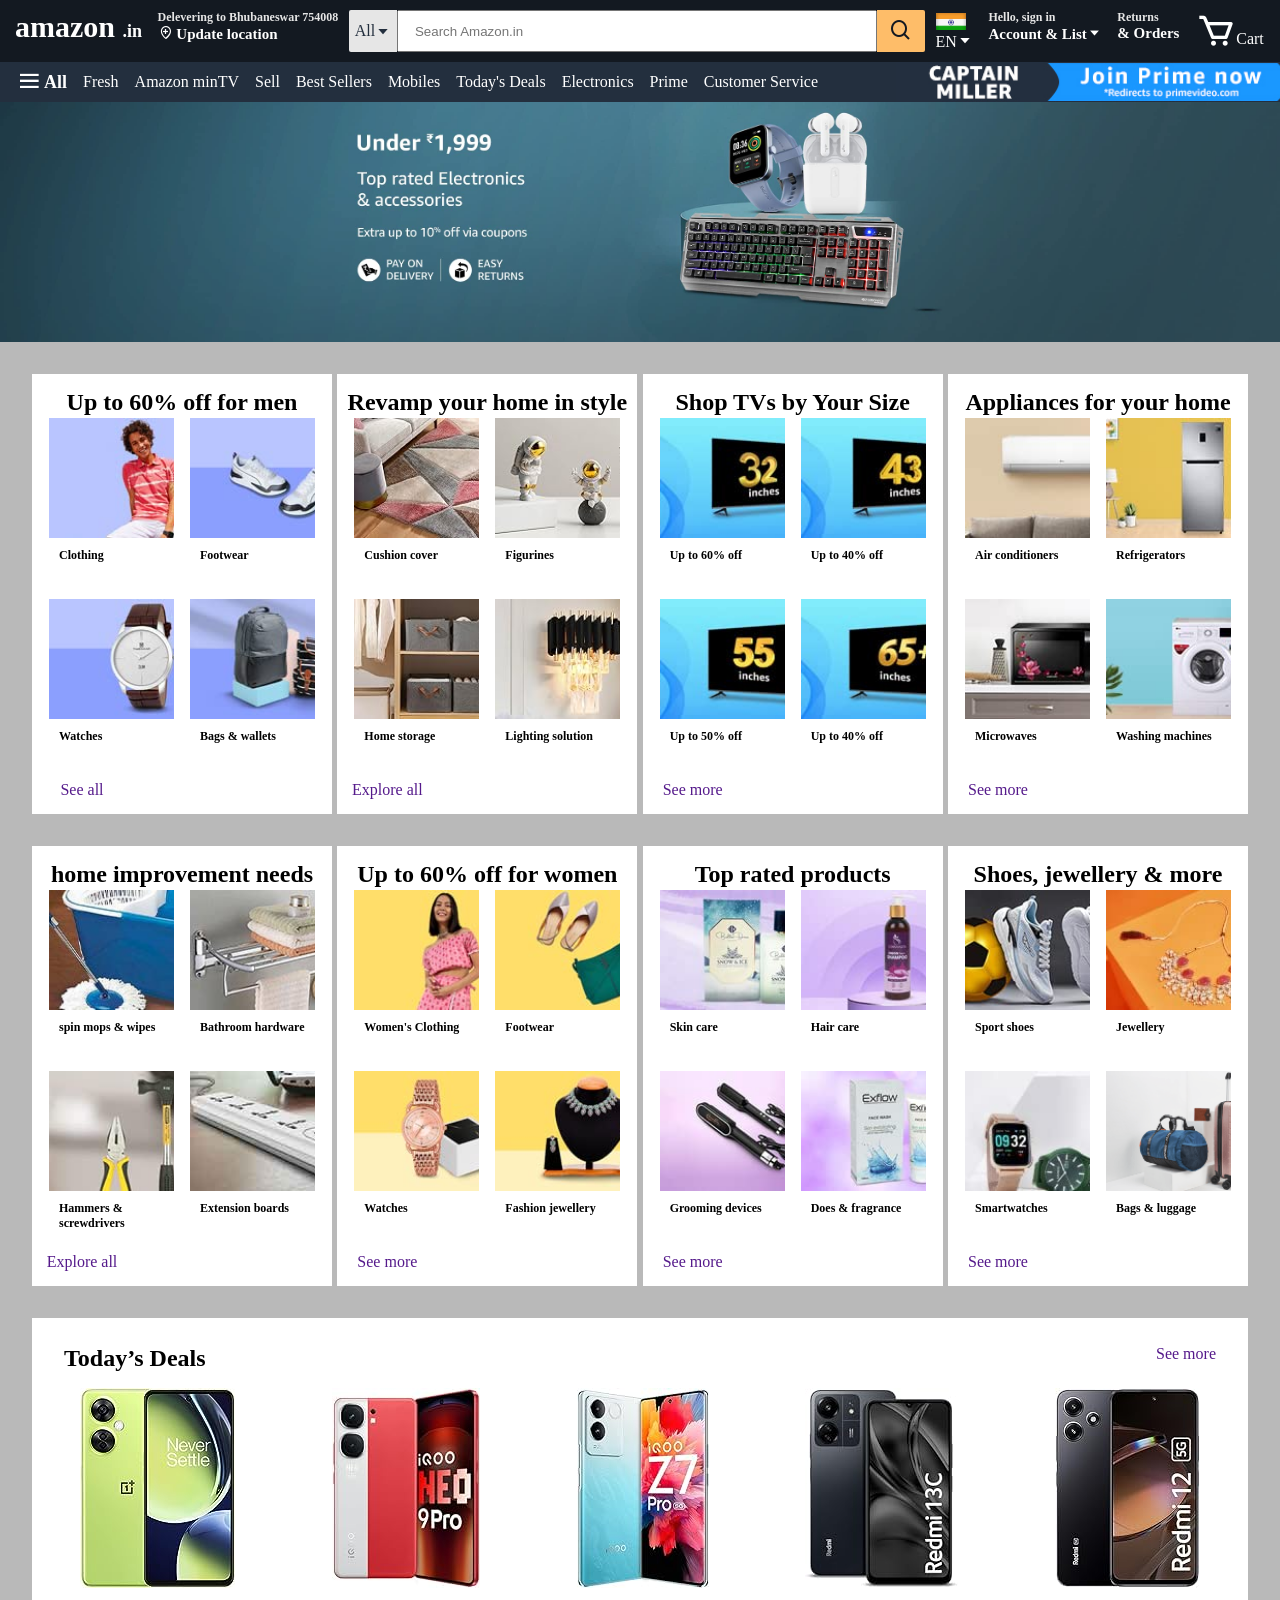
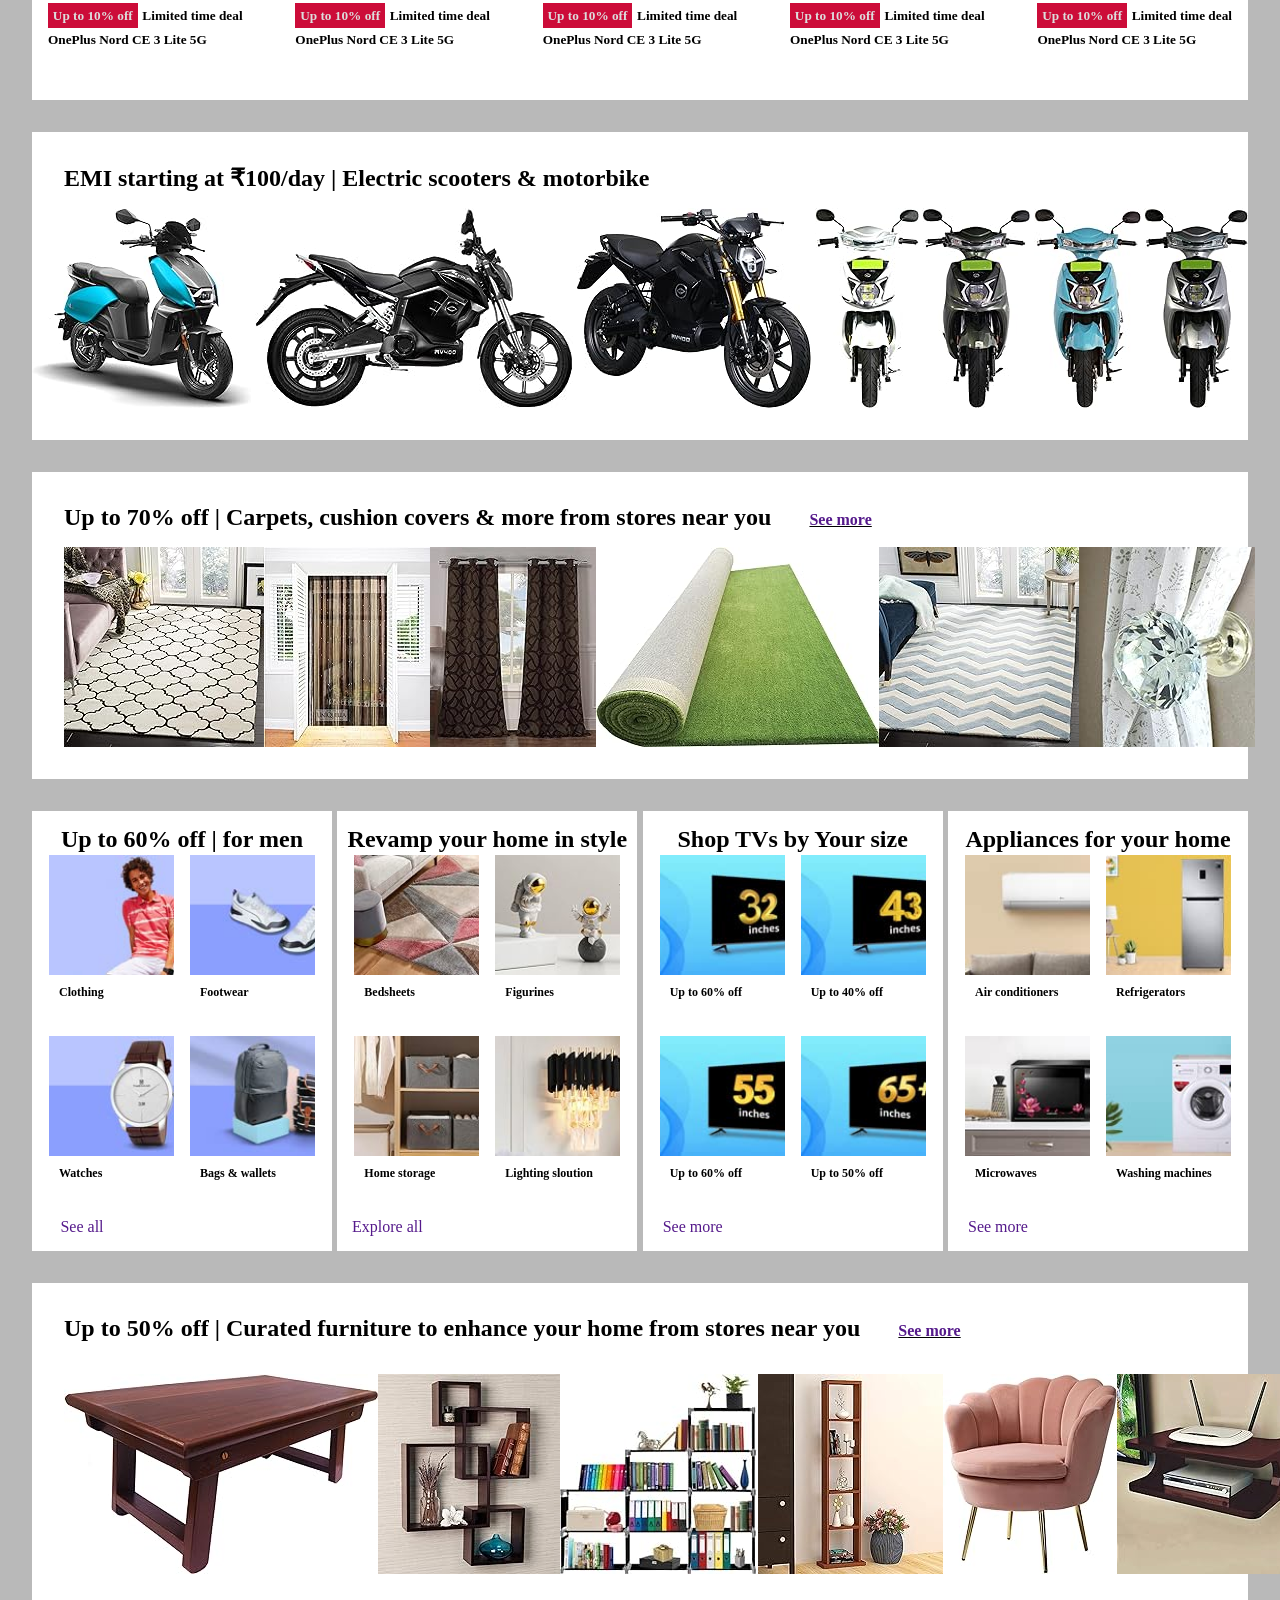
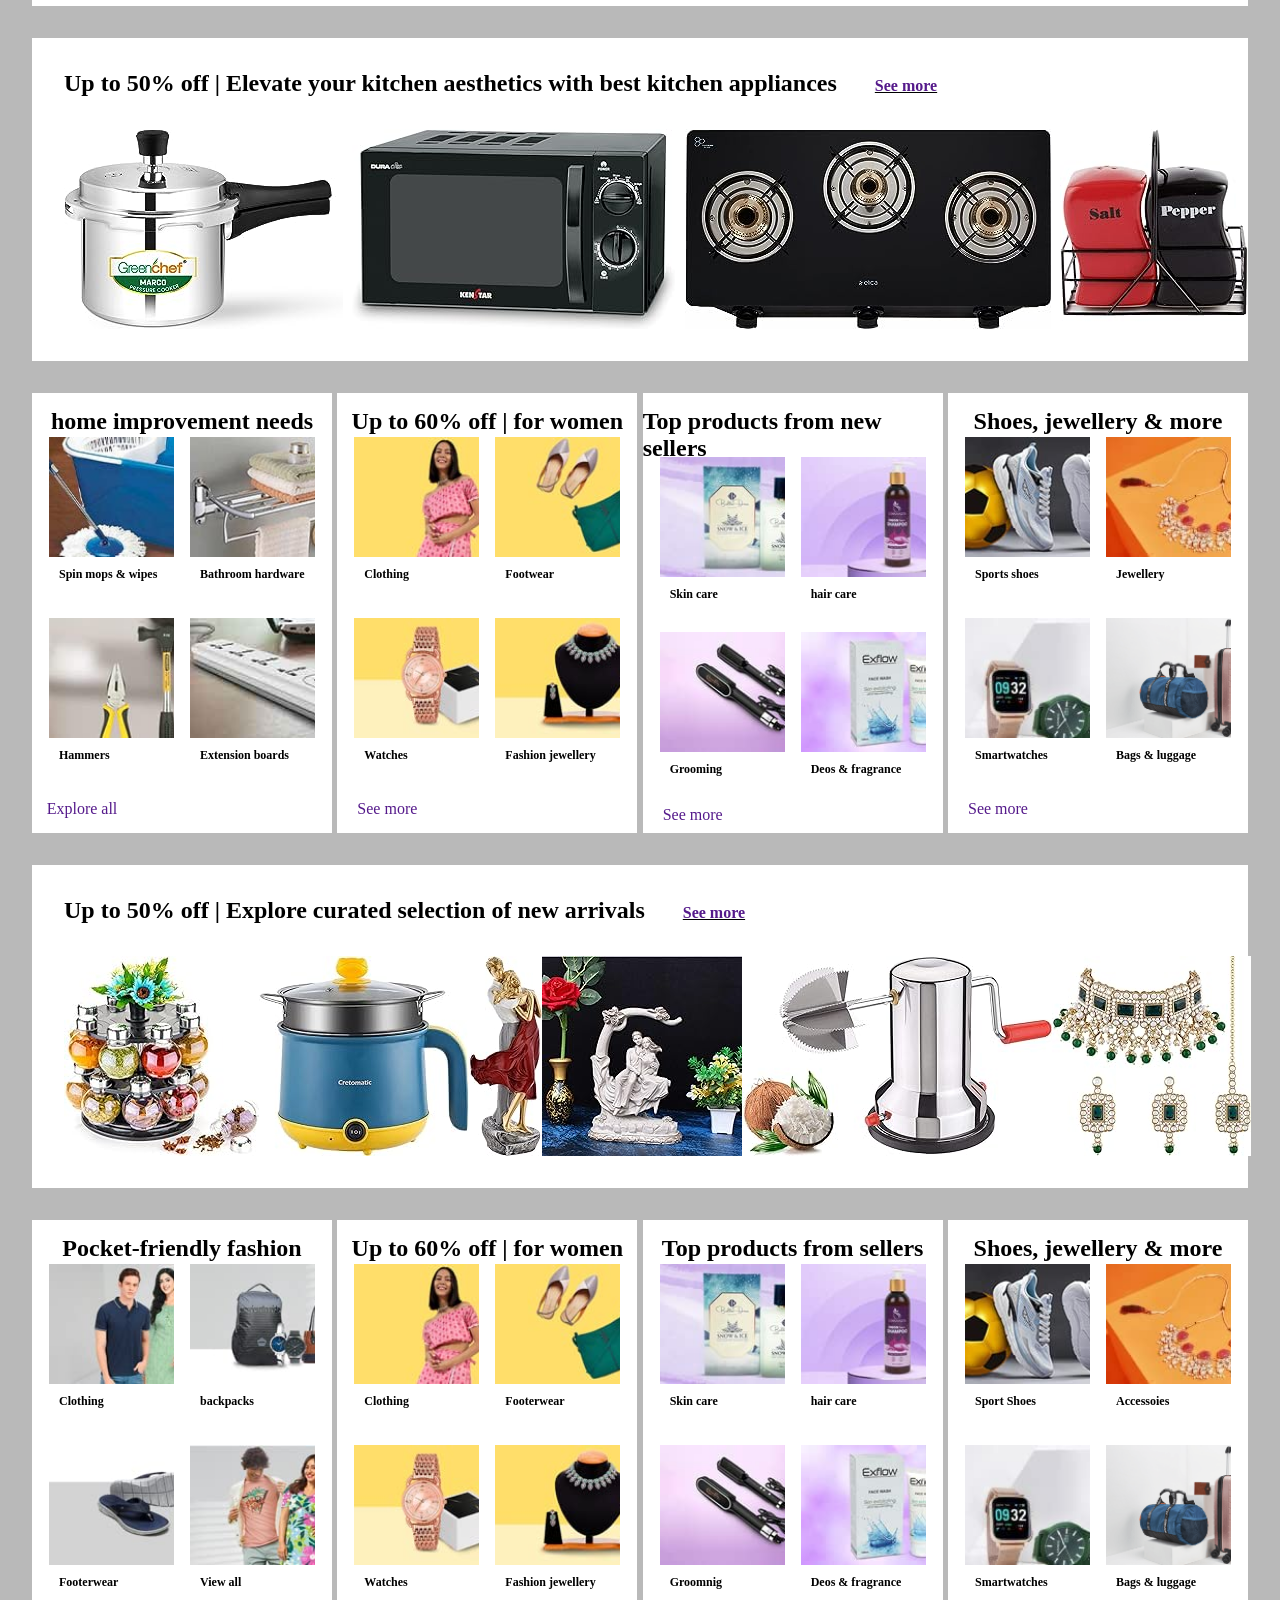
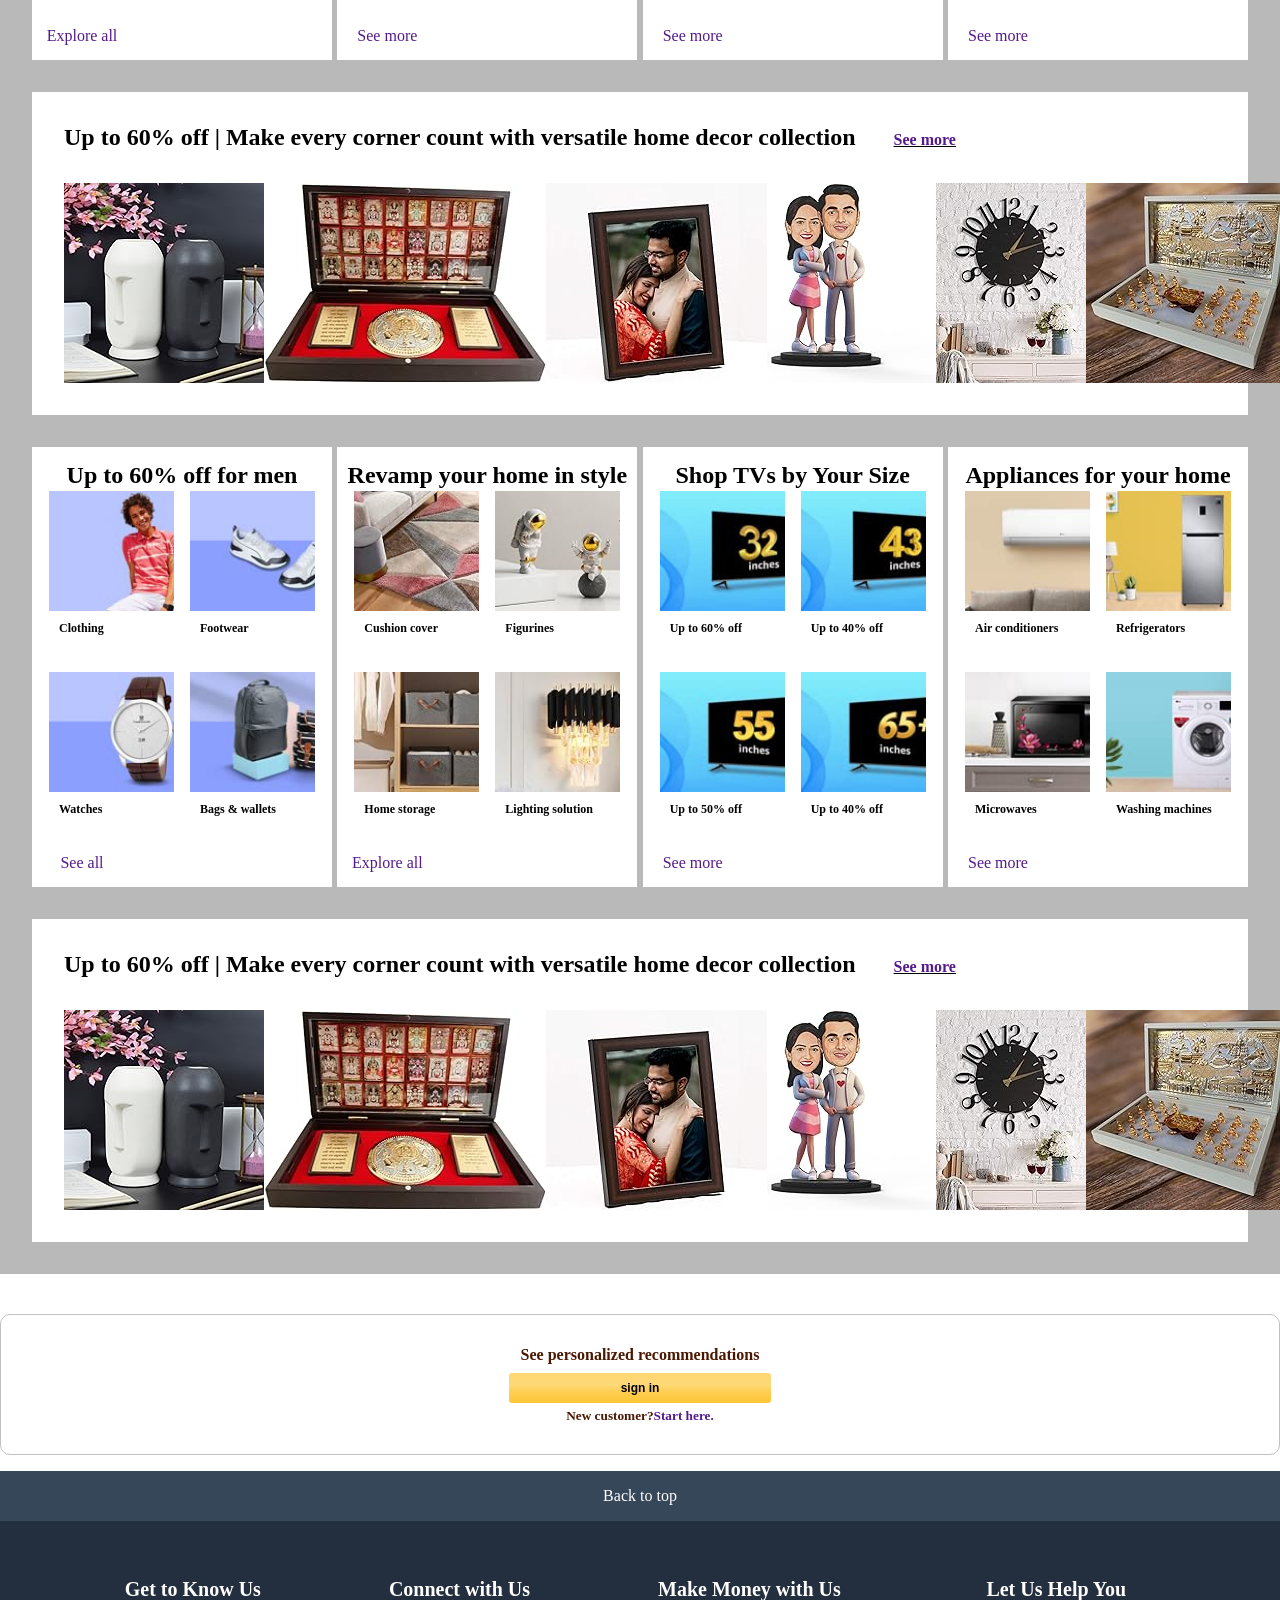
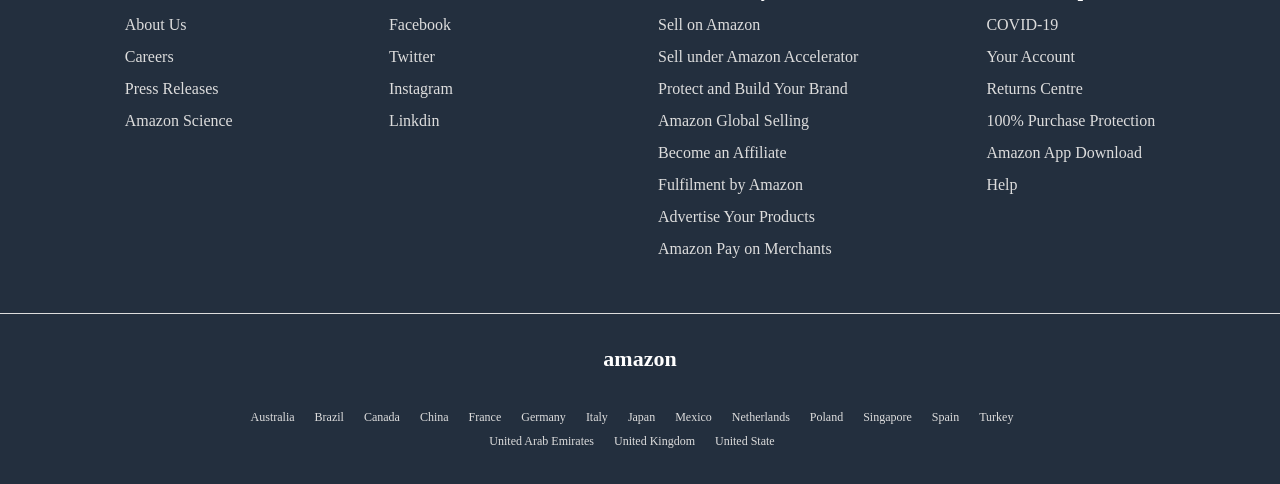
<file: Amazon/index.html>
<!DOCTYPE html>
<html lang="en">
<head>
    <meta charset="UTF-8">
    <meta name="viewport" content="width=device-width, initial-scale=1.0">
    <title>Document</title>
    <link href='https://unpkg.com/boxicons@2.1.4/css/boxicons.min.css' rel='stylesheet'>
    <link rel="stylesheet" href="style.css">
</head>
<body>
    <header>
        <nav class="nav-heading">
            <h1 class="logo">amazon <span>.in</span></h1>
            <div class="update-box">
                <h5>Delevering to Bhubaneswar 754008</h5>
                <h4><i class='bx bx-location-plus'></i> Update location</h4>
            </div>
            <div class="input-box">
                <div class="all-box">All<i class='bx bx-caret-down'></i></div>
                <input type="search" placeholder="Search Amazon.in">
                <div class="search-box"><i class='bx bx-search'></i></div>
            </div>
            <div class="en-box">
                <div class="en-flag"></div>
                <div class="en-EN">EN<i class='bx bx-caret-down'></i></div>
            </div>
            <div class="update-box">
                <h5>Hello, sign in</h5>
                <h4>Account & List<i class='bx bx-caret-down'></i></h4>
            </div>
            <div class="update-box">
                <h5>Returns</h5>
                <h4>& Orders</h4>
            </div>
            <div class="cart-box"><i class='bx bx-cart'></i><p>Cart</p></div>
        </nav>




        <nav class="navbar">
            <div class="ancr">
                <div class="all"><i class='bx bx-menu'></i></div>
                <h1 class="all">All</h1>
                <a href="">Fresh</a>
                <a href="">Amazon minTV</a>
                <a href="">Sell</a>
                <a href="">Best Sellers</a>
                <a href="">Mobiles</a>
                <a href="">Today's Deals</a>
                <a href="">Electronics</a>
                <a href="">Prime</a>
                <a href="">Customer Service</a>
            </div>
            <div class="img"></div>
        </nav>
    </header>

    <main class="main"></main>




    <section>
        <div class="product-box">
            <h2>Up to 60% off for men</h2>
            <div class="product-div">
                <div class="product-img wt-1"></div>
                <h3>Clothing</h3>
            </div>
            <div class="product-div">
                <div class="product-img wt-2"></div>
                <h3>Footwear</h3>
            </div>
            <div class="product-div">
                <div class="product-img wt-3"></div>
                <h3>Watches</h3>
            </div>
            <div class="product-div">
                <div class="product-img wt-4"></div>
                <h3>Bags & wallets</h3>
            </div>
            <a href="">See all</a>
        </div>



        <div class="product-box">
            <h2>Revamp your home in style</h2>
            <div class="product-div">
                <div class="product-img cl-1"></div>
                <h3>Cushion cover</h3>
            </div>
            <div class="product-div">
                <div class="product-img cl-2"></div>
                <h3>Figurines</h3>
            </div>
            <div class="product-div">
                <div class="product-img cl-3"></div>
                <h3>Home storage</h3>
            </div>
            <div class="product-div">
                <div class="product-img cl-4"></div>
                <h3>Lighting solution</h3>
            </div>
            <a href="">Explore all</a>
        </div>




        <div class="product-box">
            <h2>Shop TVs by Your Size</h2>
            <div class="product-div">
                <div class="product-img tv-32"></div>
                <h3>Up to 60% off</h3>
            </div>
            <div class="product-div">
                <div class="product-img tv-43"></div>
                <h3>Up to 40% off</h3>
            </div>
            <div class="product-div">
                <div class="product-img tv-55"></div>
                <h3>Up to 50% off</h3>
            </div>
            <div class="product-div">
                <div class="product-img tv-65"></div>
                <h3>Up to 40% off</h3>
            </div>
            <a href="">See more</a>
        </div>





        <div class="product-box">
            <h2>Appliances for your home</h2>
            <div class="product-div">
                <div class="product-img el-1"></div>
                <h3>Air conditioners</h3>
            </div>
            <div class="product-div">
                <div class="product-img el-2"></div>
                <h3>Refrigerators</h3>
            </div>
            <div class="product-div">
                <div class="product-img el-3"></div>
                <h3>Microwaves</h3>
            </div>
            <div class="product-div">
                <div class="product-img el-4"></div>
                <h3>Washing machines</h3>
            </div>
            <a href="">See more</a>
        </div>

    </section>



    <section>
        <div class="product-box">
            <h2>home improvement needs</h2>
            <div class="product-div">
                <div class="product-img pt-1"></div>
                <h3>spin mops & wipes</h3>
            </div>
            <div class="product-div">
                <div class="product-img pt-2"></div>
                <h3>Bathroom hardware</h3>
            </div>
            <div class="product-div">
                <div class="product-img pt-3"></div>
                <h3>Hammers & screwdrivers</h3>
            </div>
            <div class="product-div">
                <div class="product-img pt-4"></div>
                <h3>Extension boards</h3>
            </div>
            <a href="">Explore all</a>
        </div>



        <div class="product-box">
            <h2>Up to 60% off for women</h2>
            <div class="product-div">
                <div class="product-img gl-1"></div>
                <h3>Women's Clothing</h3>
            </div>
            <div class="product-div">
                <div class="product-img gl-2"></div>
                <h3>Footwear</h3>
            </div>
            <div class="product-div">
                <div class="product-img gl-3"></div>
                <h3>Watches</h3>
            </div>
            <div class="product-div">
                <div class="product-img gl-4"></div>
                <h3>Fashion jewellery</h3>
            </div>
            <a href="">See more</a>
        </div>




        <div class="product-box">
            <h2>Top rated products</h2>
            <div class="product-div">
                <div class="product-img cs-1"></div>
                <h3>Skin care</h3>
            </div>
            <div class="product-div">
                <div class="product-img cs-2"></div>
                <h3>Hair care</h3>
            </div>
            <div class="product-div">
                <div class="product-img cs-3"></div>
                <h3>Grooming devices</h3>
            </div>
            <div class="product-div">
                <div class="product-img cs-4"></div>
                <h3>Does & fragrance</h3>
            </div>
            <a href="">See more</a>
        </div>





        <div class="product-box">
            <h2>Shoes, jewellery & more</h2>
            <div class="product-div">
                <div class="product-img sd-1"></div>
                <h3>Sport shoes</h3>
            </div>
            <div class="product-div">
                <div class="product-img sd-2"></div>
                <h3>Jewellery</h3>
            </div>
            <div class="product-div">
                <div class="product-img sd-3"></div>
                <h3>Smartwatches</h3>
            </div>
            <div class="product-div">
                <div class="product-img sd-4"></div>
                <h3>Bags & luggage</h3>
            </div>
            <a href="">See more</a>
        </div>

    </section>



    <div class="mobile-box">
        <div class="mobile-heading">
            <h2>Today’s Deals</h2>
            <a href="">See more</a>
        </div>
        
        <div class="mobile-div">
            <img src="mobile/mb-1.jpg" alt="">
            <img src="mobile/mb-2.jpg" alt="">
            <img src="mobile/mb-3.jpg" alt="">
            <img src="mobile/mb-4.jpg" alt="">
            <img src="mobile/mb-5.jpg" alt="">
        </div>


        <div class="mobile-btn">
            <div>
                <h5><span>Up to 10% off</span>Limited time deal</h5>
                <h5>OnePlus Nord CE 3 Lite 5G</h5> 
            </div>

            <div>
                <h5><span>Up to 10% off</span>Limited time deal</h5>
                <h5>OnePlus Nord CE 3 Lite 5G</h5> 
            </div>

            <div>
                <h5><span>Up to 10% off</span>Limited time deal</h5>
                <h5>OnePlus Nord CE 3 Lite 5G</h5> 
            </div>

            <div>
                <h5><span>Up to 10% off</span>Limited time deal</h5>
                <h5>OnePlus Nord CE 3 Lite 5G</h5> 
            </div>

            <div>
                <h5><span>Up to 10% off</span>Limited time deal</h5>
                <h5>OnePlus Nord CE 3 Lite 5G</h5> 
            </div>
        </div>
        
    </div>



    <div class="bike-box">
        <h2>EMI starting at ₹100/day | Electric scooters & motorbike</h2>
        <div class="bike-img">
            <img src="bikes/bk-1.jpg" alt="">
            <img src="bikes/bk-2.jpg" alt="">
            <img src="bikes/bk-3.jpg" alt="">
            <img src="bikes/bk-4.jpg" alt="">
            <img src="bikes/bk-5.jpg" alt="">
            <img src="bikes/bk-6.jpg" alt="">
            <img src="bikes/bk-7.jpg" alt="">
        </div>
    </div>


    <div class="cloth-box">
        <h2>Up to 70% off | Carpets, cushion covers & more from stores near you <span><a href="">See more</a></span></h2>
        <div class="cloth-img">
            <img src="cloths/cl-1.jpg" alt="">
            <img src="cloths/cl-2.jpg" alt="">
            <img src="cloths/cl-3.jpg" alt="">
            <img src="cloths/cl-4.jpg" alt="">
            <img src="cloths/cl-5.jpg" alt="">
            <img src="cloths/cl-6.jpg" alt="">
        </div>
    </div>





    <section>
        <div class="product-box">
            <h2>Up to 60% off | for men</h2>
            <div class="product-div">
                <div class="product-img wt-1"></div>
                <h3>Clothing</h3>
            </div>
            <div class="product-div">
                <div class="product-img wt-2"></div>
                <h3>Footwear</h3>
            </div>
            <div class="product-div">
                <div class="product-img wt-3"></div>
                <h3>Watches</h3>
            </div>
            <div class="product-div">
                <div class="product-img wt-4"></div>
                <h3>Bags & wallets</h3>
            </div>
            <a href="">See all</a>
        </div>



        <div class="product-box">
            <h2>Revamp your home in style</h2>
            <div class="product-div">
                <div class="product-img cl-1"></div>
                <h3>Bedsheets</h3>
            </div>
            <div class="product-div">
                <div class="product-img cl-2"></div>
                <h3>Figurines</h3>
            </div>
            <div class="product-div">
                <div class="product-img cl-3"></div>
                <h3>Home storage</h3>
            </div>
            <div class="product-div">
                <div class="product-img cl-4"></div>
                <h3>Lighting sloution</h3>
            </div>
            <a href="">Explore all</a>
        </div>




        <div class="product-box">
            <h2>Shop TVs by Your size</h2>
            <div class="product-div">
                <div class="product-img tv-32"></div>
                <h3>Up to 60% off</h3>
            </div>
            <div class="product-div">
                <div class="product-img tv-43"></div>
                <h3>Up to 40% off</h3>
            </div>
            <div class="product-div">
                <div class="product-img tv-55"></div>
                <h3>Up to 60% off</h3>
            </div>
            <div class="product-div">
                <div class="product-img tv-65"></div>
                <h3>Up to 50% off</h3>
            </div>
            <a href="">See more</a>
        </div>





        <div class="product-box">
            <h2>Appliances for your home</h2>
            <div class="product-div">
                <div class="product-img el-1"></div>
                <h3>Air conditioners</h3>
            </div>
            <div class="product-div">
                <div class="product-img el-2"></div>
                <h3>Refrigerators</h3>
            </div>
            <div class="product-div">
                <div class="product-img el-3"></div>
                <h3>Microwaves</h3>
            </div>
            <div class="product-div">
                <div class="product-img el-4"></div>
                <h3>Washing machines</h3>
            </div>
            <a href="">See more</a>
        </div>

    </section>




    <div class="furniture-box">
        <h2>Up to 50% off | Curated furniture to enhance your home from stores near you <span><a href="">See more</a></span></h2>
        <div class="furniture-img">
            <img src="furniture/fr-1.jpg" alt="">
            <img src="furniture/fr-2.jpg" alt="">
            <img src="furniture/fr-3.jpg" alt="">
            <img src="furniture/fr-4.jpg" alt="">
            <img src="furniture/fr-5.jpg" alt="">
            <img src="furniture/fr-6.jpg" alt="">
        </div>
    </div>




    <div class="furniture-box">
        <h2>Up to 50% off | Elevate your kitchen aesthetics with best kitchen appliances <span><a href="">See more</a></span></h2>
        <div class="furniture-img">
            <img src="furniture/fr-7.jpg" alt="">
            <img src="furniture/fr-8.jpg" alt="">
            <img src="furniture/fr-9.jpg" alt="">
            <img src="furniture/fr-10.jpg" alt="">
        </div>
    </div>







    <section>
        <div class="product-box">
            <h2>home improvement needs</h2>
            <div class="product-div">
                <div class="product-img pt-1"></div>
                <h3>Spin mops & wipes</h3>
            </div>
            <div class="product-div">
                <div class="product-img pt-2"></div>
                <h3>Bathroom hardware</h3>
            </div>
            <div class="product-div">
                <div class="product-img pt-3"></div>
                <h3>Hammers</h3>
            </div>
            <div class="product-div">
                <div class="product-img pt-4"></div>
                <h3>Extension boards</h3>
            </div>
            <a href="">Explore all</a>
        </div>



        <div class="product-box">
            <h2>Up to 60% off | for women</h2>
            <div class="product-div">
                <div class="product-img gl-1"></div>
                <h3>Clothing</h3>
            </div>
            <div class="product-div">
                <div class="product-img gl-2"></div>
                <h3>Footwear</h3>
            </div>
            <div class="product-div">
                <div class="product-img gl-3"></div>
                <h3>Watches</h3>
            </div>
            <div class="product-div">
                <div class="product-img gl-4"></div>
                <h3>Fashion jewellery</h3>
            </div>
            <a href="">See more</a>
        </div>




        <div class="product-box">
            <h2>Top products from new sellers</h2>
            <div class="product-div">
                <div class="product-img cs-1"></div>
                <h3>Skin care</h3>
            </div>
            <div class="product-div">
                <div class="product-img cs-2"></div>
                <h3>hair care</h3>
            </div>
            <div class="product-div">
                <div class="product-img cs-3"></div>
                <h3>Grooming</h3>
            </div>
            <div class="product-div">
                <div class="product-img cs-4"></div>
                <h3>Deos & fragrance</h3>
            </div>
            <a href="">See more</a>
        </div>





        <div class="product-box">
            <h2>Shoes, jewellery & more</h2>
            <div class="product-div">
                <div class="product-img sd-1"></div>
                <h3>Sports shoes</h3>
            </div>
            <div class="product-div">
                <div class="product-img sd-2"></div>
                <h3>Jewellery</h3>
            </div>
            <div class="product-div">
                <div class="product-img sd-3"></div>
                <h3>Smartwatches</h3>
            </div>
            <div class="product-div">
                <div class="product-img sd-4"></div>
                <h3>Bags & luggage</h3>
            </div>
            <a href="">See more</a>
        </div>

    </section>




    <div class="furniture-box">
        <h2>Up to 50% off | Explore curated selection of new arrivals <span><a href="">See more</a></span></h2>
        <div class="furniture-img">
            <img src="furniture/fr-11.jpg" alt="">
            <img src="furniture/fr-12.jpg" alt="">
            <img src="furniture/fr-13.jpg" alt="">
            <img src="furniture/fr-14.jpg" alt="">
            <img src="furniture/fr-15.jpg" alt="">
            <img src="furniture/fr-16.jpg" alt="">
        </div>
    </div>





    <section>
        <div class="product-box">
            <h2>Pocket-friendly fashion</h2>
            <div class="product-div">
                <div class="product-img cl-5"></div>
                <h3>Clothing</h3>
            </div>
            <div class="product-div">
                <div class="product-img cl-6"></div>
                <h3>backpacks</h3>
            </div>
            <div class="product-div">
                <div class="product-img cl-7"></div>
                <h3>Footerwear</h3>
            </div>
            <div class="product-div">
                <div class="product-img cl-8"></div>
                <h3>View all</h3>
            </div>
            <a href="">Explore all</a>
        </div>



        <div class="product-box">
            <h2>Up to 60% off | for women</h2>
            <div class="product-div">
                <div class="product-img gl-1"></div>
                <h3>Clothing</h3>
            </div>
            <div class="product-div">
                <div class="product-img gl-2"></div>
                <h3>Footerwear</h3>
            </div>
            <div class="product-div">
                <div class="product-img gl-3"></div>
                <h3>Watches</h3>
            </div>
            <div class="product-div">
                <div class="product-img gl-4"></div>
                <h3>Fashion jewellery</h3>
            </div>
            <a href="">See more</a>
        </div>




        <div class="product-box">
            <h2>Top products from sellers</h2>
            <div class="product-div">
                <div class="product-img cs-1"></div>
                <h3>Skin care</h3>
            </div>
            <div class="product-div">
                <div class="product-img cs-2"></div>
                <h3>hair care</h3>
            </div>
            <div class="product-div">
                <div class="product-img cs-3"></div>
                <h3>Groomnig</h3>
            </div>
            <div class="product-div">
                <div class="product-img cs-4"></div>
                <h3>Deos & fragrance</h3>
            </div>
            <a href="">See more</a>
        </div>





        <div class="product-box">
            <h2>Shoes, jewellery & more</h2>
            <div class="product-div">
                <div class="product-img sd-1"></div>
                <h3>Sport Shoes</h3>
            </div>
            <div class="product-div">
                <div class="product-img sd-2"></div>
                <h3>Accessoies</h3>
            </div>
            <div class="product-div">
                <div class="product-img sd-3"></div>
                <h3>Smartwatches</h3>
            </div>
            <div class="product-div">
                <div class="product-img sd-4"></div>
                <h3>Bags & luggage</h3>
            </div>
            <a href="">See more</a>
        </div>

    </section>




    <div class="furniture-box">
        <h2>Up to 60% off | Make every corner count with versatile home decor collection <span><a href="">See more</a></span></h2>
        <div class="furniture-img">
            <img src="furniture/fr-17.jpg" alt="">
            <img src="furniture/fr-18.jpg" alt="">
            <img src="furniture/fr-19.jpg" alt="">
            <img src="furniture/fr-20.jpg" alt="">
            <img src="furniture/fr-21.jpg" alt="">
            <img src="furniture/fr-22.jpg" alt="">
        </div>
    </div>




    <section>
        <div class="product-box">
            <h2>Up to 60% off for men</h2>
            <div class="product-div">
                <div class="product-img wt-1"></div>
                <h3>Clothing</h3>
            </div>
            <div class="product-div">
                <div class="product-img wt-2"></div>
                <h3>Footwear</h3>
            </div>
            <div class="product-div">
                <div class="product-img wt-3"></div>
                <h3>Watches</h3>
            </div>
            <div class="product-div">
                <div class="product-img wt-4"></div>
                <h3>Bags & wallets</h3>
            </div>
            <a href="">See all</a>
        </div>



        <div class="product-box">
            <h2>Revamp your home in style</h2>
            <div class="product-div">
                <div class="product-img cl-1"></div>
                <h3>Cushion cover</h3>
            </div>
            <div class="product-div">
                <div class="product-img cl-2"></div>
                <h3>Figurines</h3>
            </div>
            <div class="product-div">
                <div class="product-img cl-3"></div>
                <h3>Home storage</h3>
            </div>
            <div class="product-div">
                <div class="product-img cl-4"></div>
                <h3>Lighting solution</h3>
            </div>
            <a href="">Explore all</a>
        </div>




        <div class="product-box">
            <h2>Shop TVs by Your Size</h2>
            <div class="product-div">
                <div class="product-img tv-32"></div>
                <h3>Up to 60% off</h3>
            </div>
            <div class="product-div">
                <div class="product-img tv-43"></div>
                <h3>Up to 40% off</h3>
            </div>
            <div class="product-div">
                <div class="product-img tv-55"></div>
                <h3>Up to 50% off</h3>
            </div>
            <div class="product-div">
                <div class="product-img tv-65"></div>
                <h3>Up to 40% off</h3>
            </div>
            <a href="">See more</a>
        </div>





        <div class="product-box">
            <h2>Appliances for your home</h2>
            <div class="product-div">
                <div class="product-img el-1"></div>
                <h3>Air conditioners</h3>
            </div>
            <div class="product-div">
                <div class="product-img el-2"></div>
                <h3>Refrigerators</h3>
            </div>
            <div class="product-div">
                <div class="product-img el-3"></div>
                <h3>Microwaves</h3>
            </div>
            <div class="product-div">
                <div class="product-img el-4"></div>
                <h3>Washing machines</h3>
            </div>
            <a href="">See more</a>
        </div>

    </section>



    <div class="furniture-box">
        <h2>Up to 60% off | Make every corner count with versatile home decor collection <span><a href="">See more</a></span></h2>
        <div class="furniture-img">
            <img src="furniture/fr-17.jpg" alt="">
            <img src="furniture/fr-18.jpg" alt="">
            <img src="furniture/fr-19.jpg" alt="">
            <img src="furniture/fr-20.jpg" alt="">
            <img src="furniture/fr-21.jpg" alt="">
            <img src="furniture/fr-22.jpg" alt="">
        </div>
    </div>



    <div class="sign-box">
        <div class="sign-div">
            <h4>See personalized recommendations</h4>
            <button>sign in</button>
            <h5>New customer?<a href="">Start here.</a></h5>
        </div>
    </div>


    <footer>
        <div class="back">Back to top</div>
        <div class="footer-box">
            <div class="footer-div">
                <h4>Get to Know Us</h4>
                <a href=""><p>About Us</p></a>
                <a href=""><p>Careers</p></a>
                <a href=""><p>Press Releases</p></a>
                <a href=""><p>Amazon Science</p></a>
            </div>
            <div class="footer-div">
                <h4>Connect with Us</h4>
                <a href=""><p>Facebook</p></a>
                <a href=""><p>Twitter</p></a>
                <a href=""><p>Instagram</p></a>
                <a href=""><p>Linkdin</p></a>
            </div>
            <div class="footer-div">
                <h4>Make Money with Us</h4>
                <a href=""><p>Sell on Amazon</p></a>
                <a href=""><p>Sell under Amazon Accelerator</p></a>
                <a href=""><p>Protect and Build Your Brand</p></a>
                <a href=""><p>Amazon Global Selling</p></a>
                <a href=""><p>Become an Affiliate</p></a>
                <a href=""><p>Fulfilment by Amazon</p></a>
                <a href=""><p>Advertise Your Products</p></a>
                <a href=""><p>Amazon Pay on Merchants</p></a>
            </div>
            <div class="footer-div">
                <h4>Let Us Help You</h4>
                <a href=""><p>COVID-19</p></a>
                <a href=""><p>Your Account</p></a>
                <a href=""><p>Returns Centre</p></a>
                <a href=""><p>100% Purchase Protection</p></a>
                <a href=""><p>Amazon App Download</p></a>
                <a href=""><p>Help</p></a>
            </div>
        </div>

        <h2>amazon</h2>

        <div class="footer-tag">
            <a href="">Australia</a>
            <a href="">Brazil</a>
            <a href="">Canada</a>
            <a href="">China</a>
            <a href="">France</a>
            <a href="">Germany</a>
            <a href="">Italy</a>
            <a href="">Japan</a>
            <a href="">Mexico</a>
            <a href="">Netherlands</a>
            <a href="">Poland</a>
            <a href="">Singapore</a>
            <a href="">Spain</a>
            <a href="">Turkey</a>
            <a href="">United Arab Emirates</a>
            <a href="">United Kingdom</a>
            <a href="">United State</a>
        </div>
    </footer>



</body>
</html>
</file>
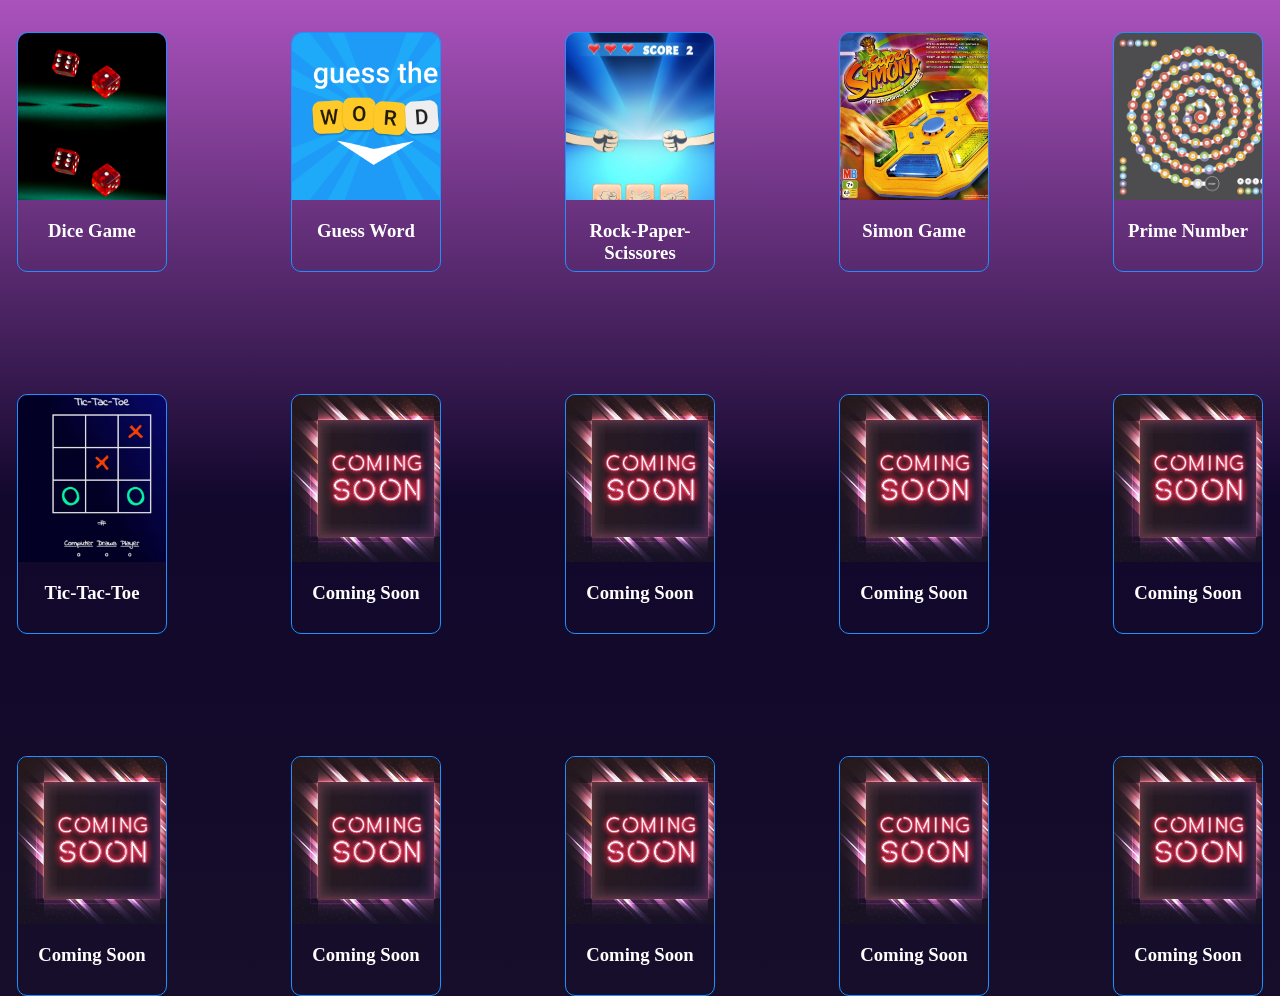
<file: Game/index.html>
<!DOCTYPE html>
<html lang="en">
<head>
    <meta charset="UTF-8">
    <meta name="viewport" content="width=device-width, initial-scale=1.0">
    <title>Document</title>
    <link rel="stylesheet" href="style.css">
</head>
<body>
    <div class="dice-box">
        <a href="Games/Dice Game/dicee.html"><div class="box dice-img"></div></a>
        <h3>Dice Game</h3>
    </div>
    <div class="dice-box">
        <a href="Games/guess word/index.html"><div class="box guess-img"></div></a>
        <h3>Guess Word</h3>
    </div>
    <div class="dice-box">
        <a href="Games/rock_papaer_scissors/index.html"><div class="box rock-img"></div></a>
        <h3>Rock-Paper-Scissores</h3>
    </div>
    <div class="dice-box">
        <a href="Games/Simon Game/index.html"><div class="box simon-img"></div></a>
        <h3>Simon Game</h3>
    </div>
    <div class="dice-box">
        <a href="Games/prime number/index.html"><div class="box prime-img"></div></a>
        <h3>Prime Number</h3>
    </div>
    <div class="dice-box">
        <a href="Games/Tic-Tac-Toe/index.html"><div class="box tic-img"></div></a>
        <h3>Tic-Tac-Toe</h3>
    </div>


    <div class="dice-box">
        <div class="box coming-img"></div>
        <h3>Coming Soon</h3>
    </div>
    <div class="dice-box">
        <div class="box coming-img"></div>
        <h3>Coming Soon</h3>
    </div>
    <div class="dice-box">
        <div class="box coming-img"></div>
        <h3>Coming Soon</h3>
    </div>
    <div class="dice-box">
        <div class="box coming-img"></div>
        <h3>Coming Soon</h3>
    </div>
    <div class="dice-box">
        <div class="box coming-img"></div>
        <h3>Coming Soon</h3>
    </div>
    <div class="dice-box">
        <div class="box coming-img"></div>
        <h3>Coming Soon</h3>
    </div>
    <div class="dice-box">
        <div class="box coming-img"></div>
        <h3>Coming Soon</h3>
    </div>
    <div class="dice-box">
        <div class="box coming-img"></div>
        <h3>Coming Soon</h3>
    </div>
    <div class="dice-box">
        <div class="box coming-img"></div>
        <h3>Coming Soon</h3>
    </div>
</body>
</html>
</file>
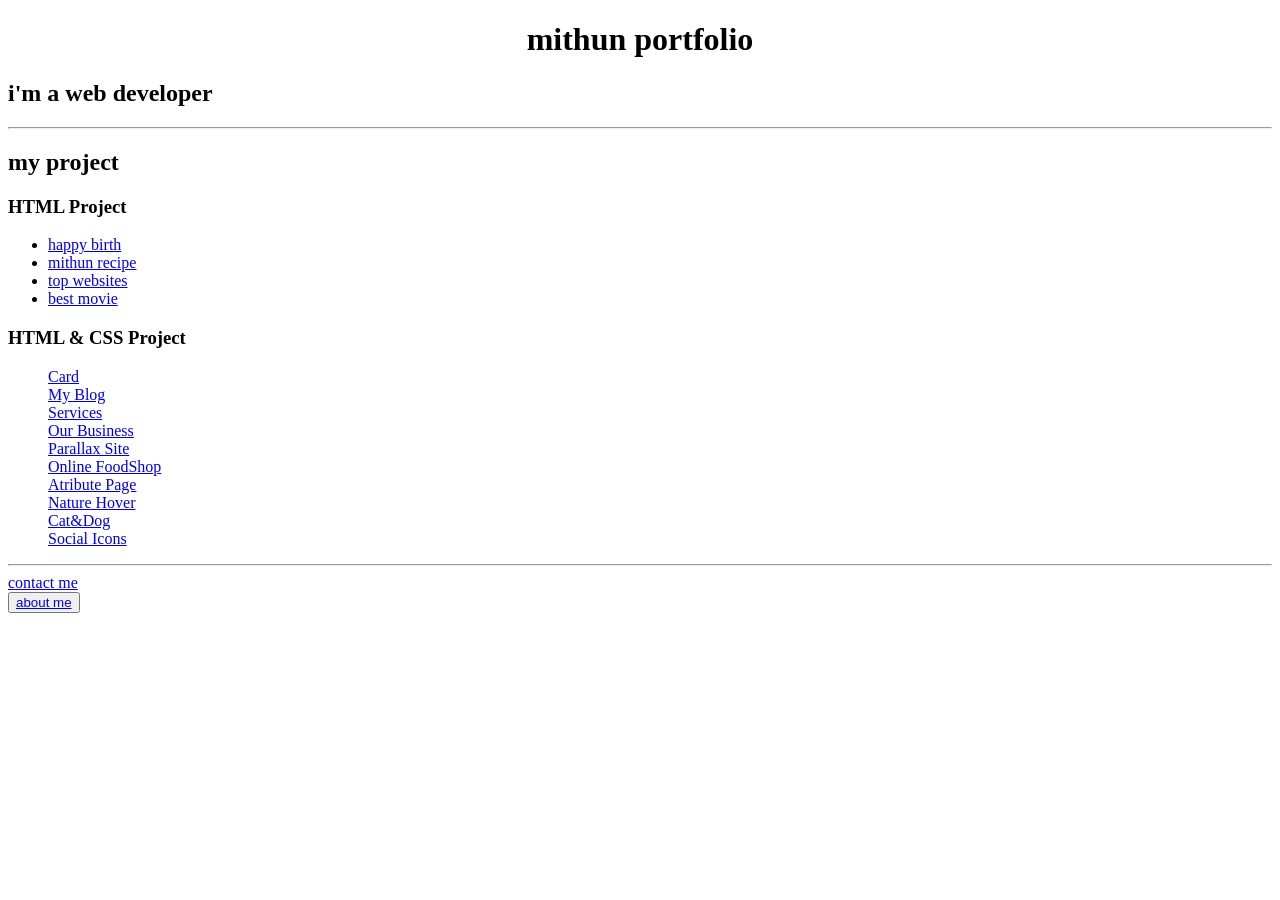
<file: HTMLCSS/index.html>
<!DOCTYPE html>
<html lang="en">
<head>
    <meta charset="UTF-8">
    <meta name="viewport" content="width=device-width, initial-scale=1.0">
    <title>Document</title>
</head>
<body>
    <h1 style="text-align: center;">mithun portfolio</h1>
    <h2>i'm a web developer</h2>
    <hr>
    <h2>my project</h2>
    <h3>HTML Project</h3>
    <ul>
        <li><a href="./public/happy birth day.html"> happy birth</a></li>
        <li><a href="./public/mithun recipe.html">mithun recipe</a></li>
        <li><a href="./public/top websites.html">top websites</a></li>
        <li><a href="./public/best movie.html">best movie</a></li>
    </ul>
    <h3>HTML & CSS Project</h3>
    <ul style="list-style-type: none;">
        <li><a href="./public/Card.html">Card</a></li>
        <li><a href="./public/My Blog.html">My Blog</a></li>
        <li><a href="./public/Services.html">Services</a></li>
        <li><a href="./public/Our Business.html">Our Business</a></li>
        <li><a href="./public/parallax.html">Parallax Site</a></li>
        <li><a href="./public/foodshop.html">Online FoodShop</a></li>
        <li><a href="./public/Atrbute page.html">Atribute Page</a></li>
        <li><a href="./public/nature.html">Nature Hover</a></li>
        <li><a href="./public/catdog.html">Cat&Dog</a></li>
        <li><a href="./public/Social icons.html">Social Icons</a></li>
    </ul>
    <hr>
    <a href="./public/contact.html">contact me</a> <br>
    <button><a href="./public/about.html">about me</a></button>
</body>
</html>
</file>
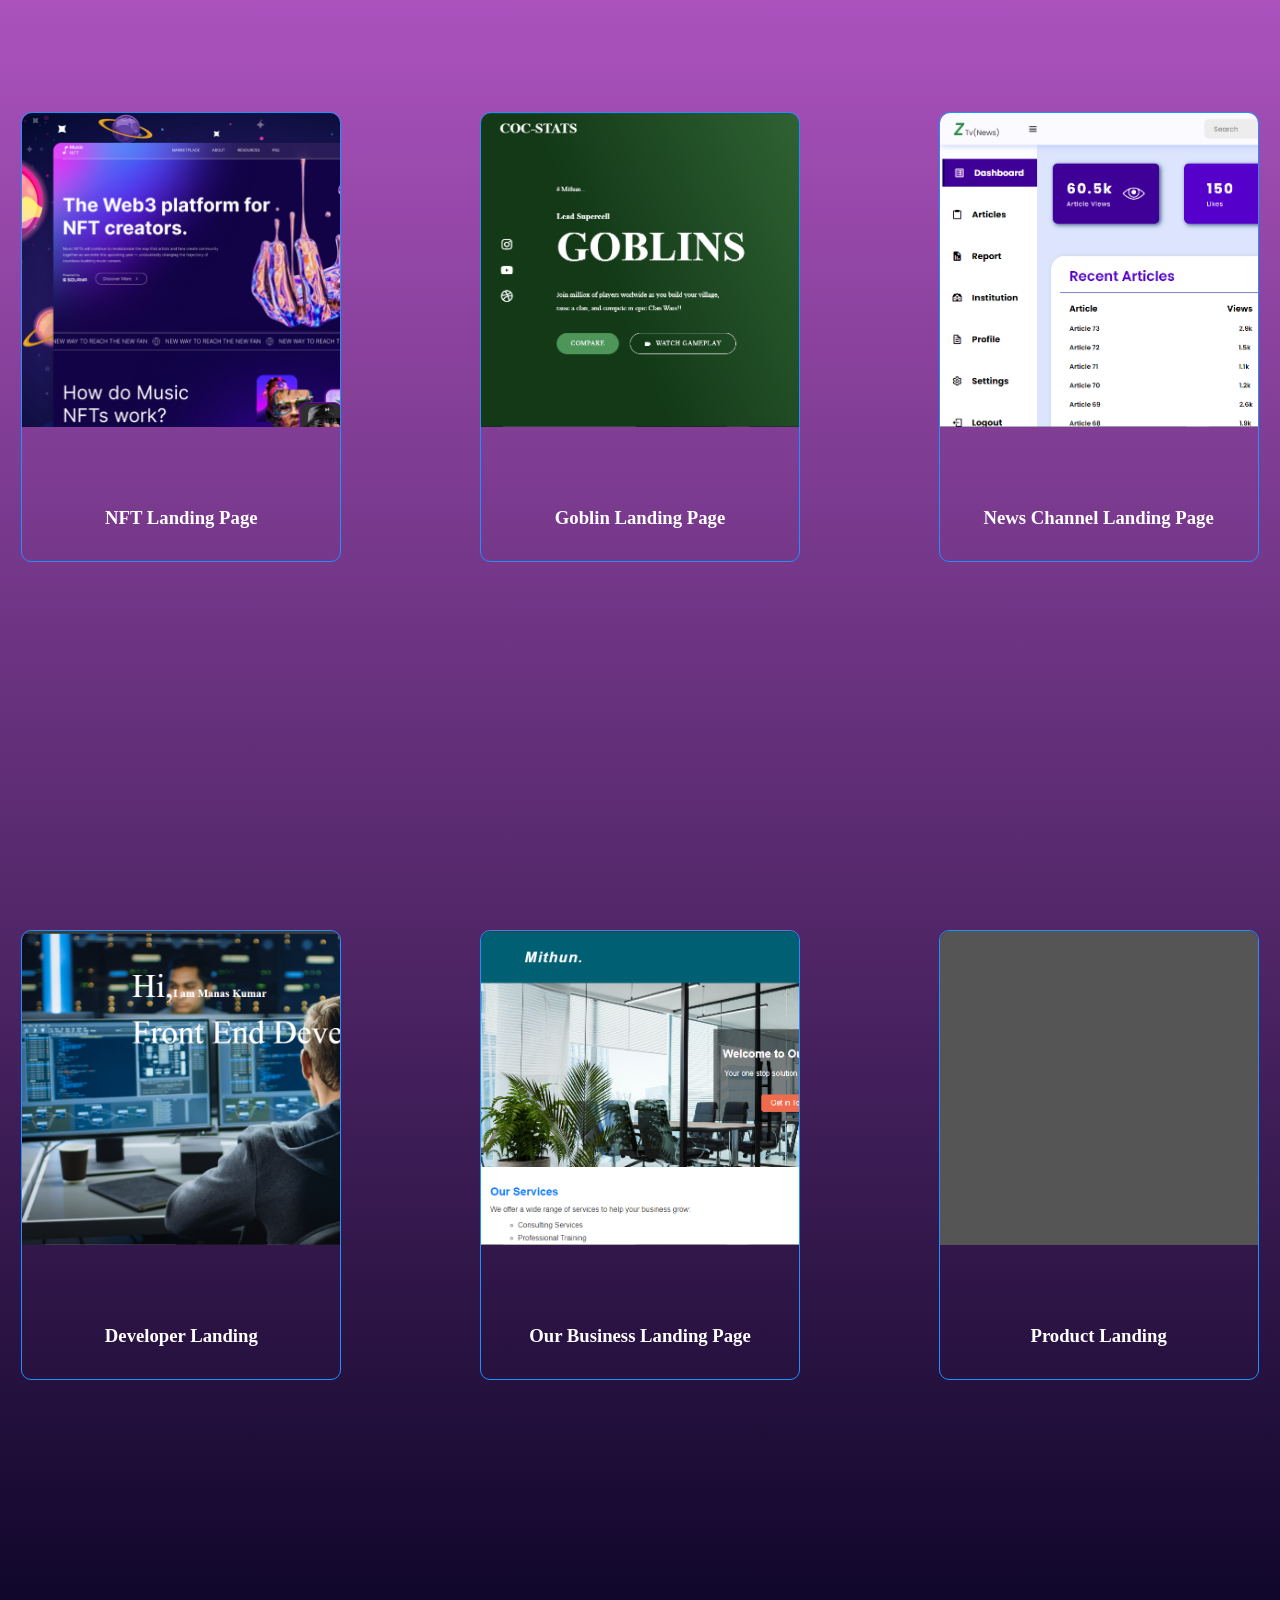
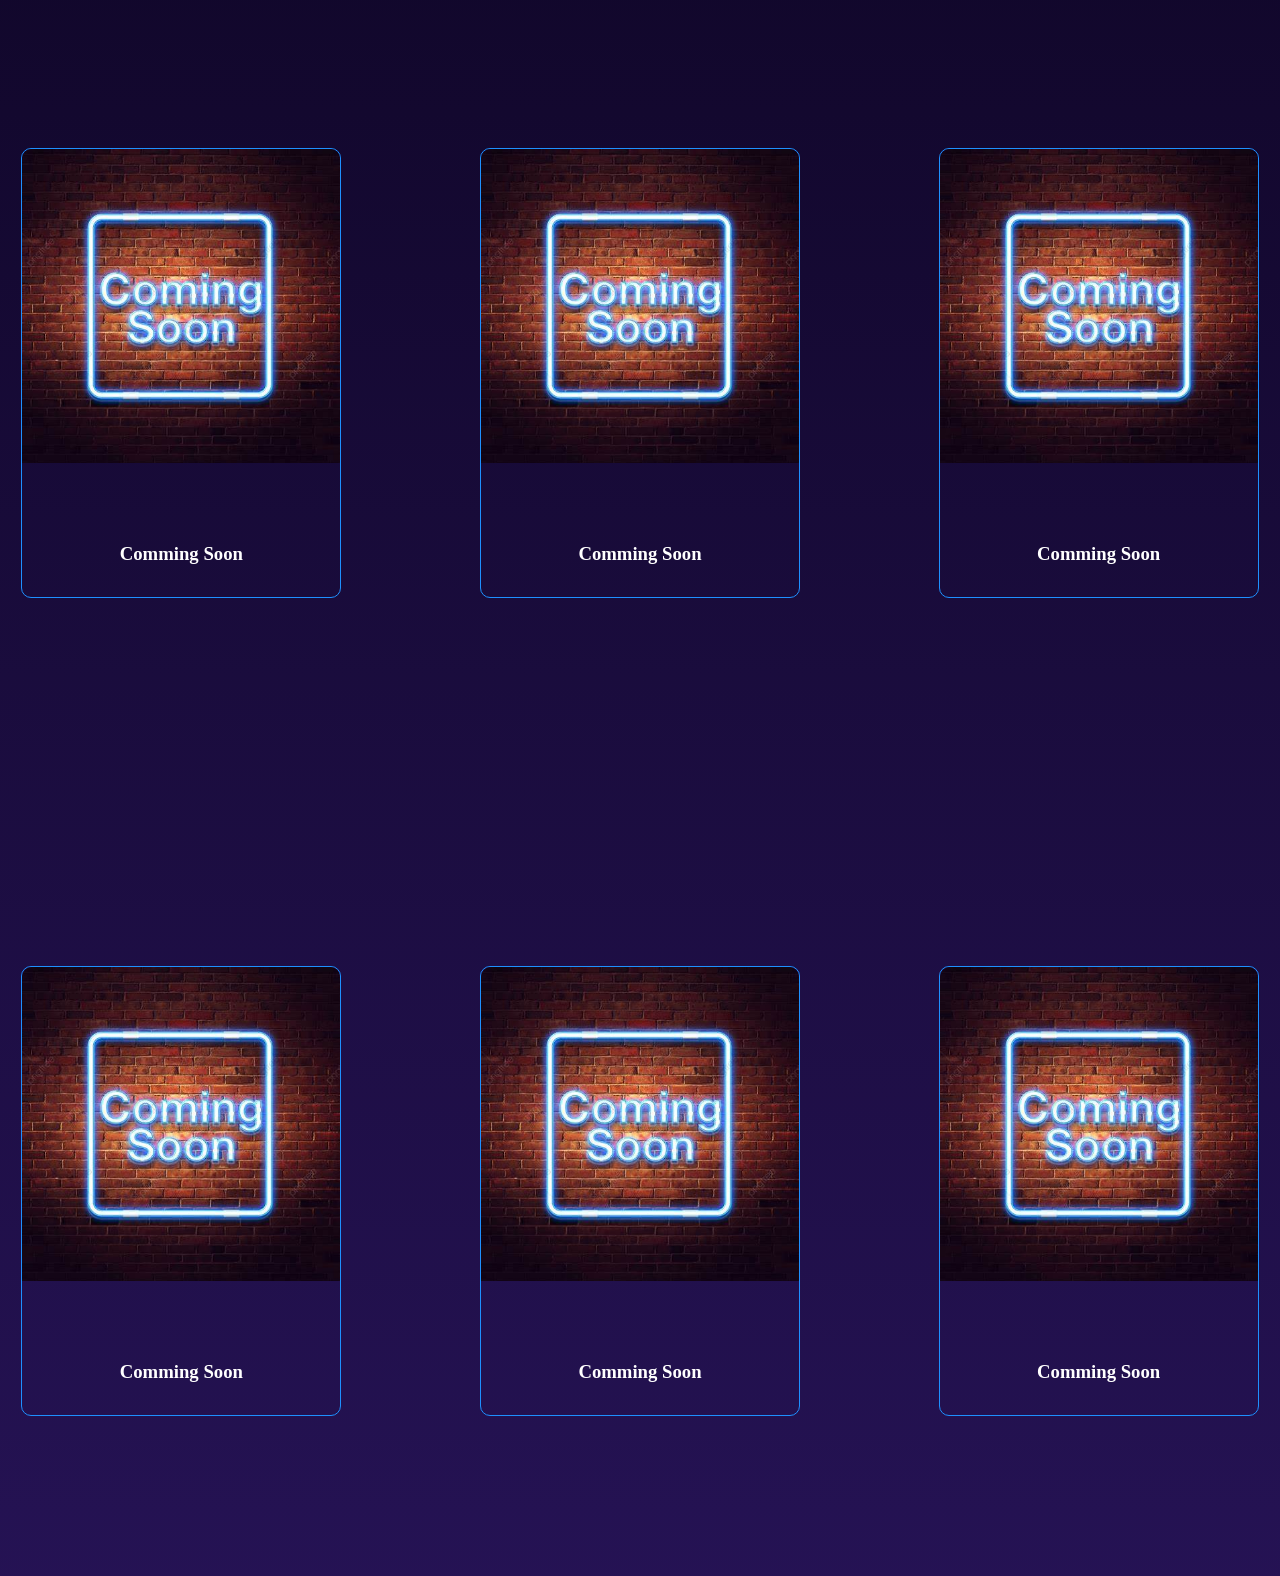
<file: LandingPage/index.html>
<!DOCTYPE html>
<html lang="en">
<head>
    <meta charset="UTF-8">
    <meta name="viewport" content="width=device-width, initial-scale=1.0">
    <title>Document</title>
    <link rel="stylesheet" href="style.css">
</head>
<body>
    <div class="landing-box">
        <a href="product/NFT Landing page/index.html"><div class="landing-img box1"></div></a>
        <h3>NFT Landing Page</h3>
    </div>
    <div class="landing-box">
        <a href="product/goblin landing page/index.html"><div class="landing-img box2"></div></a>
        <h3>Goblin Landing Page</h3>
    </div>
    <div class="landing-box">
        <a href="product/News channel landing page/index.html"><div class="landing-img box3"></div></a>
        <h3>News Channel Landing Page</h3>
    </div>
    <div class="landing-box">
        <a href="product/developer landing/index.html"><div class="landing-img box4"></div></a>
        <h3>Developer Landing</h3>
    </div>
    <div class="landing-box">
        <a href="product/our business landing page/Our Business.html"><div class="landing-img box5"></div></a>
        <h3>Our Business Landing  Page</h3>
    </div>
    <div class="landing-box">
        <a href=""><div class="landing-img box6"></div></a>
        <h3>Product Landing</h3>
    </div>
    <div class="landing-box">
        <div class="landing-img box7"></div>
        <h3>Comming Soon</h3>
    </div>
    <div class="landing-box">
        <div class="landing-img box7"></div>
        <h3>Comming Soon</h3>
    </div>
    <div class="landing-box">
        <div class="landing-img box7"></div>
        <h3>Comming Soon</h3>
    </div>
    <div class="landing-box">
        <div class="landing-img box7"></div>
        <h3>Comming Soon</h3>
    </div>
    <div class="landing-box">
        <div class="landing-img box7"></div>
        <h3>Comming Soon</h3>
    </div>
    <div class="landing-box">
        <div class="landing-img box7"></div>
        <h3>Comming Soon</h3>
    </div>
</body>
</html>
</file>
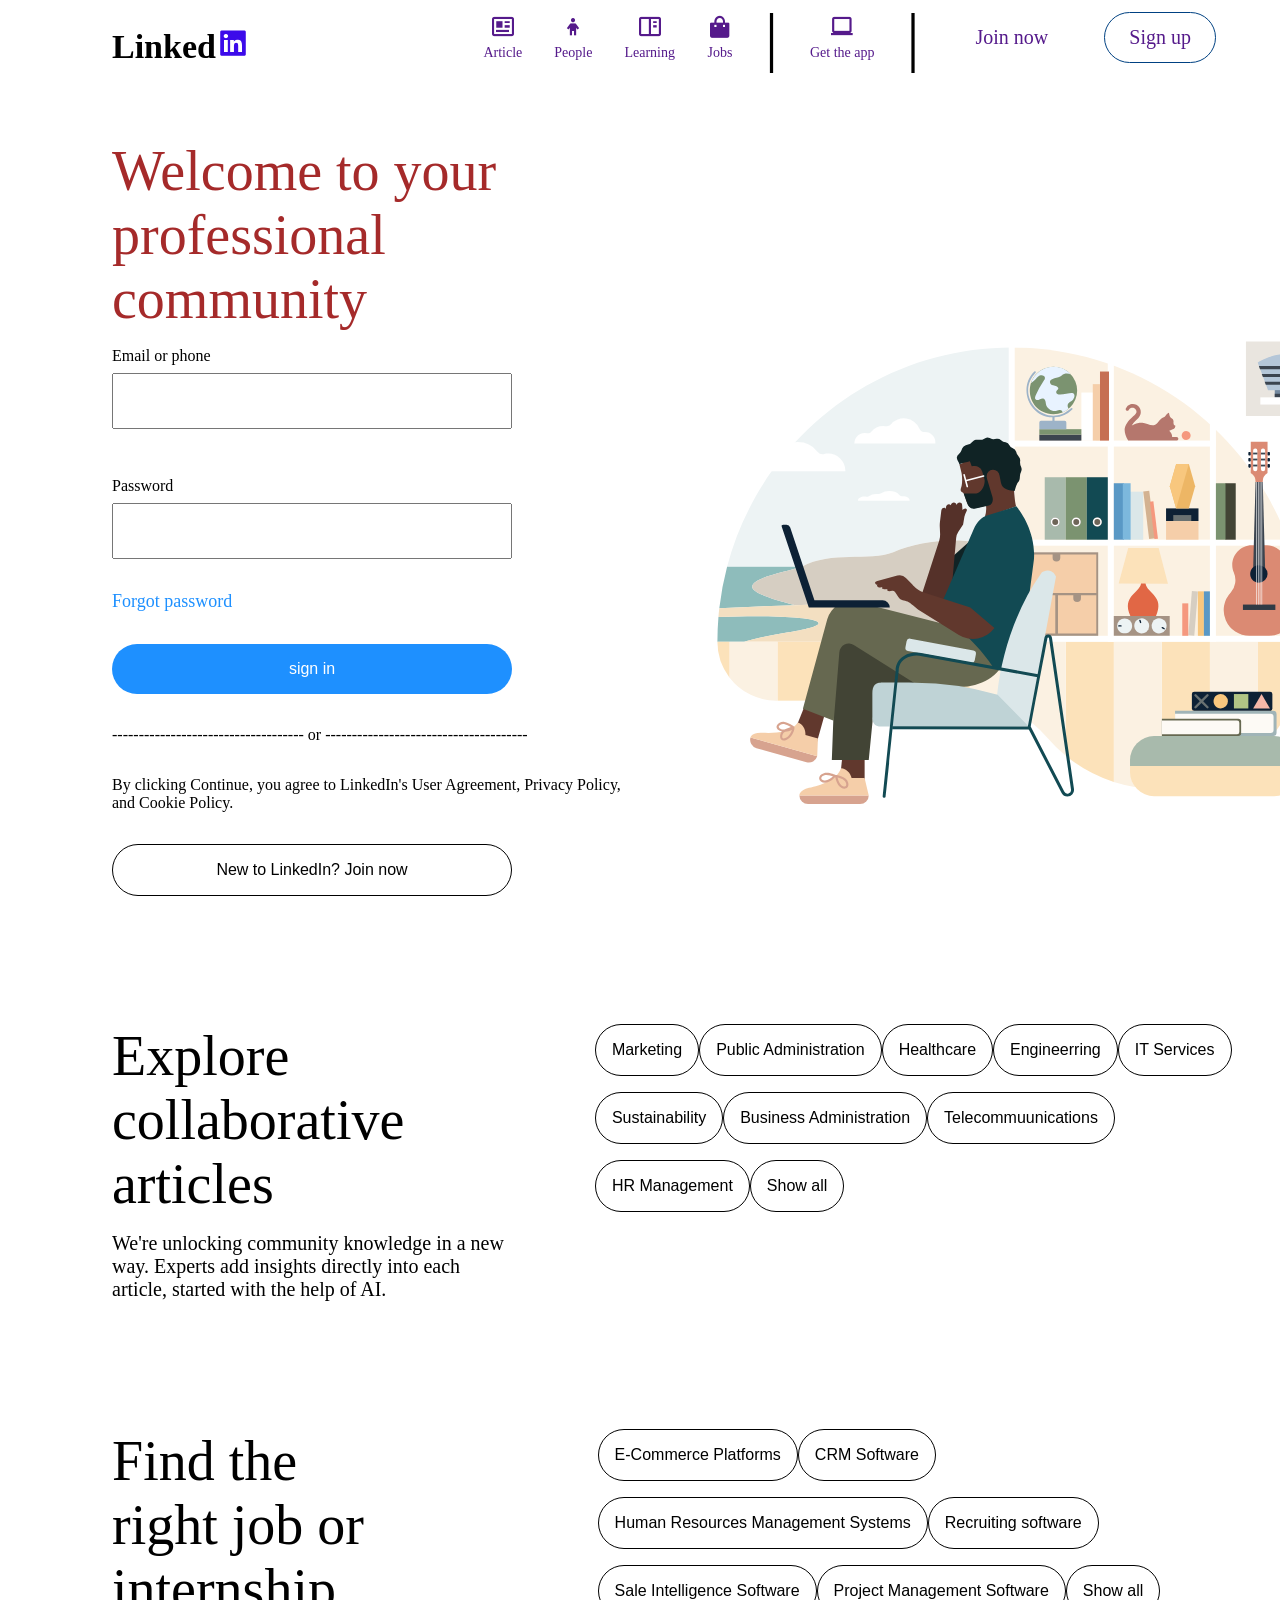
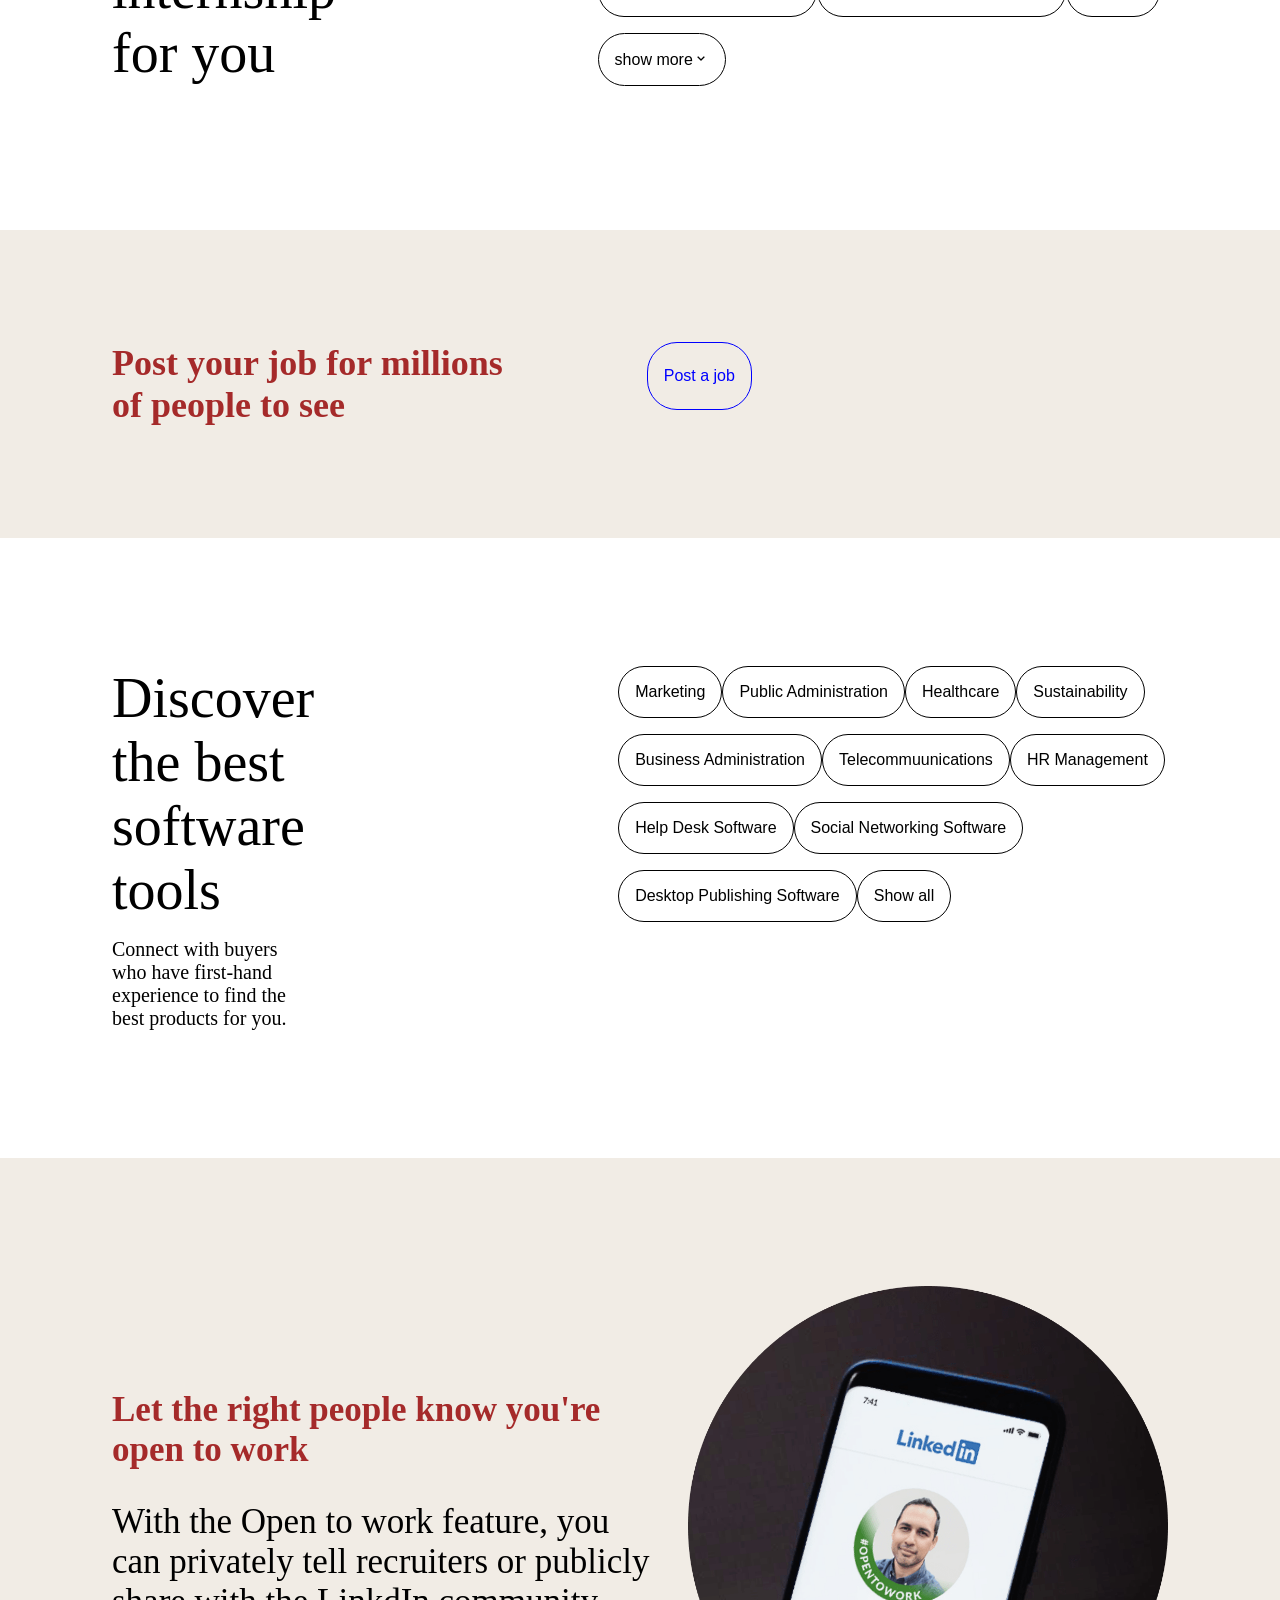
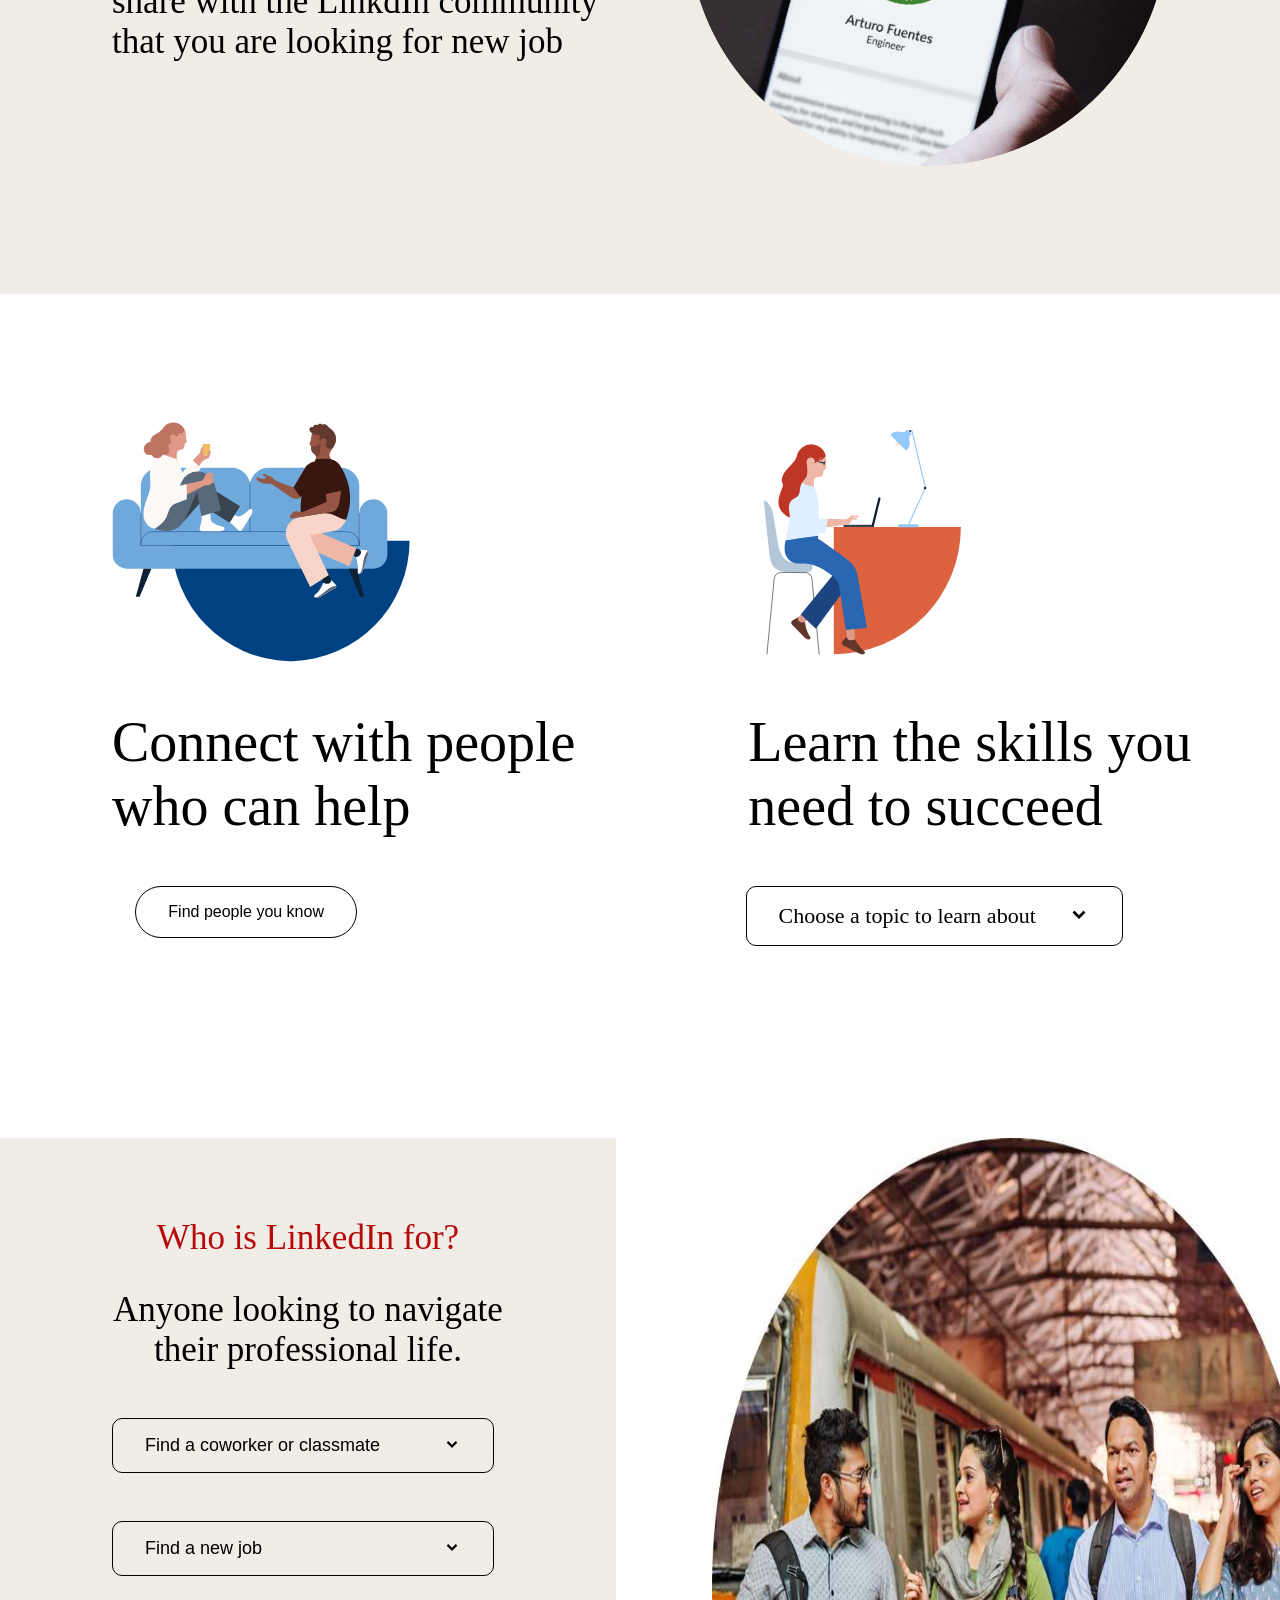
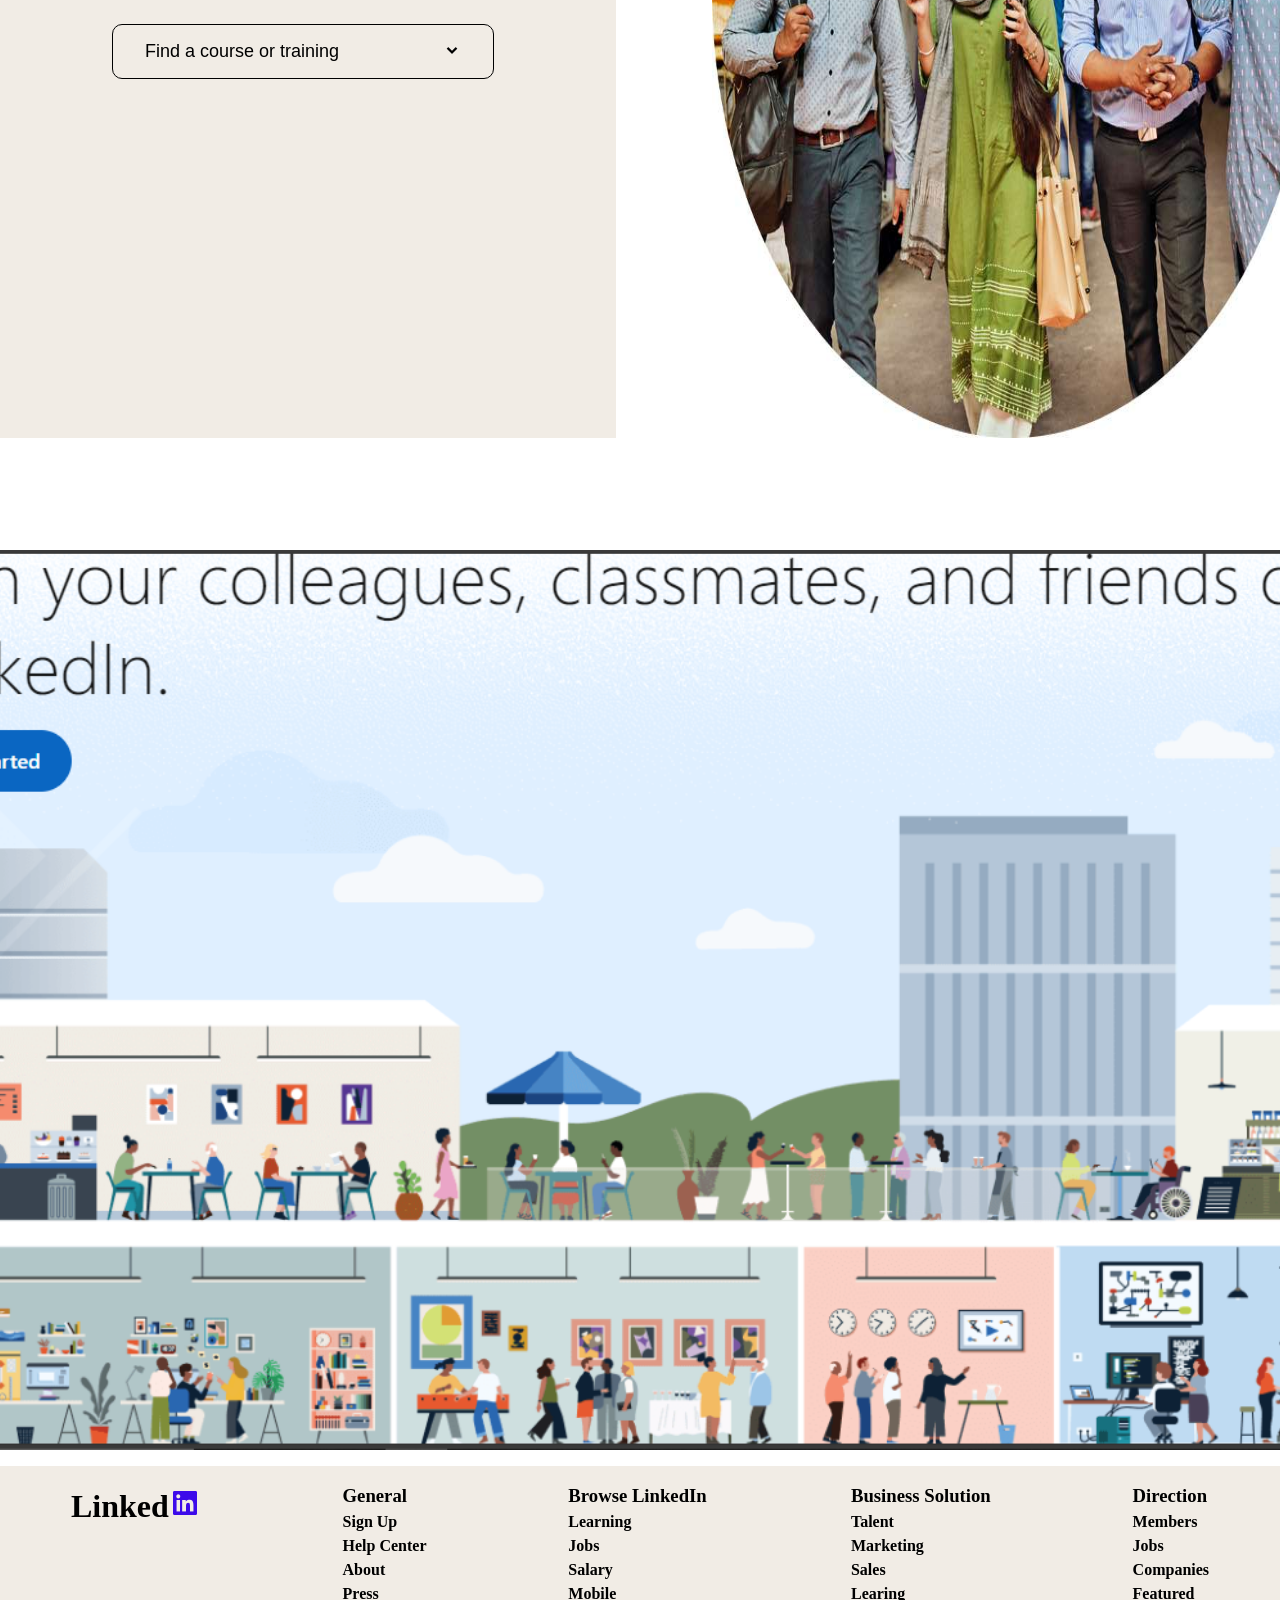
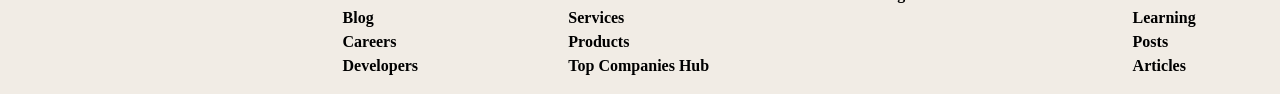
<file: Linkedin/index.html>
<!DOCTYPE html>
<html lang="en">
<head>
    <meta charset="UTF-8">
    <meta name="viewport" content="width=device-width, initial-scale=1.0">
    <title>Document</title>
    <link href='https://unpkg.com/boxicons@2.1.4/css/boxicons.min.css' rel='stylesheet'>
    <link rel="stylesheet" href="style.css">
</head>
<body>
    <header>
        <h1>Linked<span><i class='bx bxl-linkedin-square' style='color:#3c0aea'></i></span></h1>
        <div class="nav">
            <a href=""><div class="art"><i class='bx bx-news'></i>Article</div></a>
            <a href=""><div class="art"><i class='bx bx-child'></i>People</div></a>
            <a href=""><div class="art"><i class='bx bx-book-content'></i>Learning</div></a>
            <a href=""><div class="art"><i class='bx bxs-shopping-bag'></i>Jobs</div></a>
            <div class="bar">|</div>
            <a href=""><div class="art"><i class='bx bx-laptop'></i>Get the app</div></a>
            <div class="bar">|</div>
            <div class="log log1"><a href="">Join now</a></div>
            <div class="log log2"><a href="">Sign up</a></div>
        </div>
       

    </header>



    <section class="main">
        <div class="main-box">
            <h1>Welcome to your professional community</h1>
            <label for="">Email or phone</label>
            <input type="email">
            <label for="">Password</label>
            <input type="password">
            <a href="">Forgot password</a>
            <button class="sign-btn">sign in</button>
            <p>------------------------------------ or --------------------------------------</p>
            <p>By clicking Continue, you agree to LinkedIn's <span>User Agreement, Privacy Policy, and Cookie Policy.</span></p>
            <button class="link-btn">New to LinkedIn? Join now</button>
        </div>

        <img src="image/main.svg" alt="">













        <!-- container div -->
    <div class="container">
 
        <!-- upper button section to select
             the login or signup form -->
        <div class="slider"></div>
        <div class="btn">
            <button class="login">Login</button>
            <button class="signup">Signup</button>
        </div>
 
        <!-- Form section that contains the
             login and the signup form -->
        <div class="form-section">
 
            <!-- login form -->
            <div class="login-box">
                <input type="email"
                       class="email ele"
                       placeholder="Enter your Email">
                <input type="password"
                       class="password ele"
                       placeholder="password">
                <button class="clkbtn">Login</button>
                <button class="close">Close</button>
            </div>
 
            <!-- signup form -->
            <div class="signup-box">
                <input type="text"
                       class="name ele"
                       placeholder="Enter your name">
                <input type="email"
                       class="email ele"
                       placeholder="Enter your Email">
                <input type="password"
                       class="password ele"
                       placeholder="password">
                <input type="password"
                       class="password ele"
                       placeholder="Confirm password">
                <button class="clkbtn">Signup</button>
            </div>
        </div>
    </div>



















    </section>


    <section class="article">
        <div class="mkt-heading">
            <h1>Explore collaborative articles</h1>
            <h2>We're unlocking community knowledge in a new way. Experts add insights directly into each article, started with the help of AI.</h2>
        </div>
        <div class="mkt-div">
            <button class="mkt-btn">Marketing</button>
            <button class="mkt-btn">Public Administration</button>
            <button class="mkt-btn">Healthcare</button>
            <button class="mkt-btn">Engineerring</button>
            <button class="mkt-btn">IT Services</button>
            <button class="mkt-btn">Sustainability</button>
            <button class="mkt-btn">Business Administration</button>
            <button class="mkt-btn">Telecommuunications</button>
            <button class="mkt-btn">HR Management</button>
            <button class="mkt-btn">Show all</button>
        </div>
    </section>






    <section class="article1">
        <div class="mkt-heading1">
            <h1>Find the right job or internship for you</h1>

        </div>
        <div class="mkt-div1">
            <button class="mkt-btn">E-Commerce Platforms</button>
            <button class="mkt-btn">CRM Software</button>
            <button class="mkt-btn">Human Resources Management Systems</button>
            <button class="mkt-btn">Recruiting software</button>
            <button class="mkt-btn">Sale Intelligence Software</button>
            <button class="mkt-btn">Project Management Software</button>
            
            <button class="mkt-btn">Show all</button>
            <button class="mkt-btn">show more<i class='bx bx-chevron-down'></i></button>
        </div>
    </section>



    <section class="post">
        <h1>Post your job for millions <br>of people to see</h1>
        <button class="mkt-btn post-btn">Post a job</button>
    </section>





    <section class="article2">
        <div class="mkt-heading2">
            <h1>Discover the best software tools</h1>
            <h2>Connect with buyers who have first-hand experience to find the best products for you.</h2>
        </div>
        <div class="mkt-div2">
            <button class="mkt-btn">Marketing</button>
            <button class="mkt-btn">Public Administration</button>
            <button class="mkt-btn">Healthcare</button>
            <button class="mkt-btn">Sustainability</button>
            <button class="mkt-btn">Business Administration</button>
            <button class="mkt-btn">Telecommuunications</button>
            <button class="mkt-btn">HR Management</button>
            <button class="mkt-btn">Help Desk Software</button>
            <button class="mkt-btn">Social Networking Software</button>
            <button class="mkt-btn">Desktop Publishing Software</button>
            <button class="mkt-btn">Show all</button>
        </div>
    </section>


    <section class="photo">
        <div>
            <h1>Let the right people know you're open to work</h1>
            <h2>With the Open to work feature, you can privately tell recruiters or publicly share with the LinkdIn community that you are looking for new job</h2>
        </div>
        <img src="image/photo.png" alt="" class="img-photo">
    </section>


    <section class="people">
        <div class="connect">
            <img src="image/connect.svg" alt="">
            <h1>Connect with people who can help</h1>
            <button class="connect-btn">Find people you know</button>
        </div>
        <div class="connect">
            <img src="image/skill.svg" alt="">
            <h1>Learn the skills you need to succeed</h1>
            <div class="choose">Choose a topic to learn about<i class='bx bxs-chevron-down'></i></div>
        </div>
    </section>

    <section class="link">
        <div class="link-div">
            <h1>Who is LinkedIn for?</h1>
            <h2>Anyone looking to navigate their professional life.</h2>
            <button class="choose-link">Find a coworker or classmate<i class='bx bxs-chevron-down'></i></button>
            <button class="choose-link">Find a new job<i class='bx bxs-chevron-down'></i></button>
            <button class="choose-link">Find a course or training<i class='bx bxs-chevron-down'></i></button>
        </div>
        <img src="image/link.jfif" alt="">
    </section>


    <section class="mth">
        <div class="mth-img"></div>
    </section>






    <footer>
        <h1>Linked<span><i class='bx bxl-linkedin-square' style='color:#3c0aea'></i></span></h1>
        <div>
            <h3>General</h3>
            <h4>Sign Up</h4>
            <h4>Help Center</h4>
            <h4>About</h4>
            <h4>Press</h4>
            <h4>Blog</h4>
            <h4>Careers</h4>
            <h4>Developers</h4>
        </div>
        <div>
            <h3>Browse LinkedIn</h3>
            <h4>Learning</h4>
            <h4>Jobs</h4>
            <h4>Salary</h4>
            <h4>Mobile</h4>
            <h4>Services</h4>
            <h4>Products</h4>
            <h4>Top Companies Hub</h4>
        </div>
        <div>
            <h3>Business Solution</h3>
            <h4>Talent</h4>
            <h4>Marketing</h4>
            <h4>Sales</h4>
            <h4>Learing</h4>
        </div>
        <div>
            <h3>Direction</h3>
            <h4>Members</h4>
            <h4>Jobs</h4>
            <h4>Companies</h4>
            <h4>Featured</h4>
            <h4>Learning</h4>
            <h4>Posts</h4>
            <h4>Articles</h4>
        </div>
    </footer>

    <script src="index.js"></script>
</body>
</html>
</file>
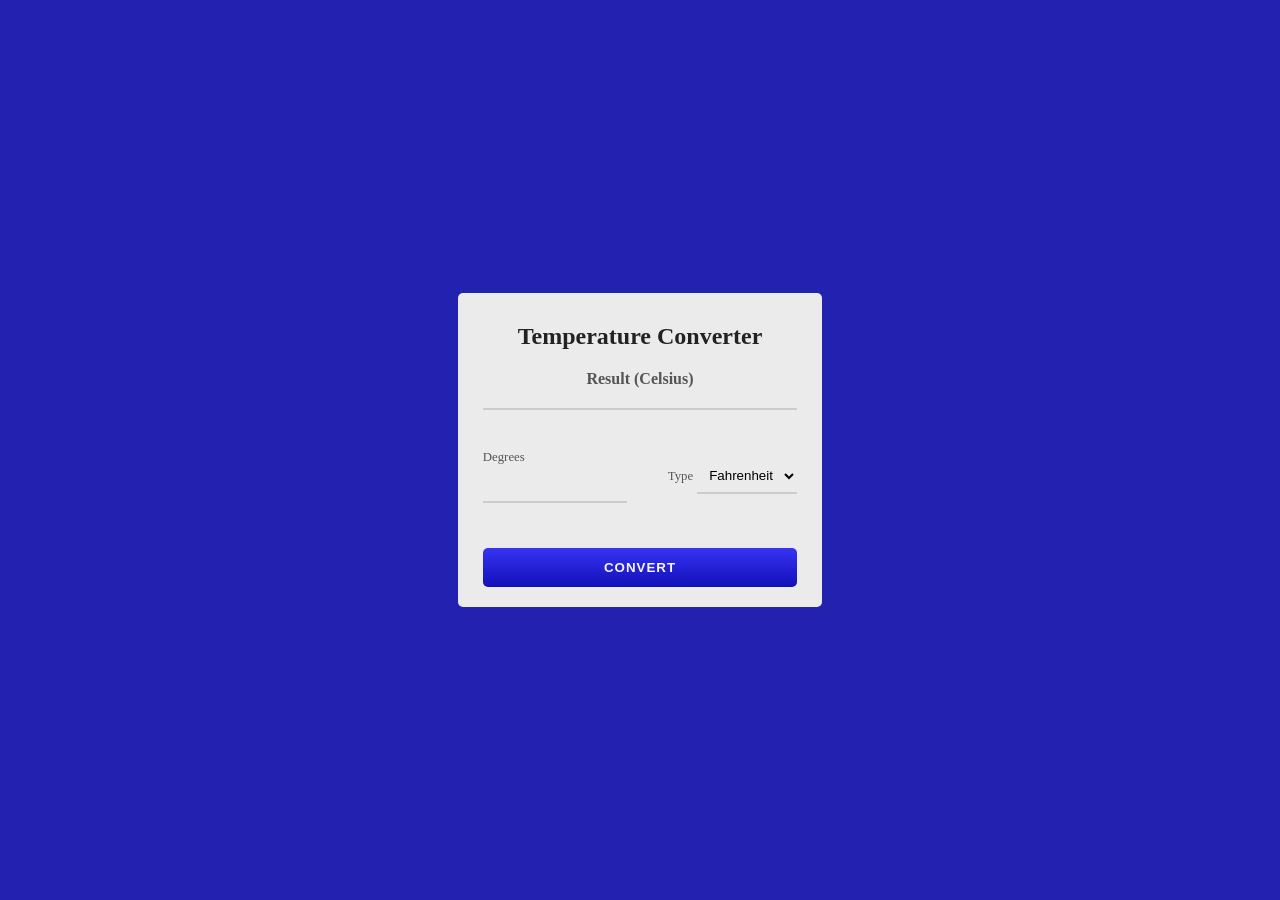
<file: TempConverter/index.html>
<!DOCTYPE html>
<html lang="en">
<head>
    <meta charset="UTF-8">
    <meta name="viewport" content="width=device-width, initial-scale=1.0">
    <title>Document</title>
    <link rel="stylesheet" href="style.css">
</head>
<body>
    <div class="container">
        <div class="temperature-converter">
            <h1 class="title">Temperature Converter</h1>
            <div class="result">
              <span class="result-heading">Result (Celsius)</span>
              <h2 class="celsius-value" id="celsius"></h2>
            </div>
            <div class="degree-type">
              <div class="degree-field">
                <label for="degree">Degrees</label>
                <input type="number" name="degree" id="degree" />
              </div>
              <div class="temp-field">
                <label for="temp-type">Type</label>
                <select name="temperatures" id="temp-type" autocomplete="on">
                  <option id="fahrenheit" value="fahrenheit">Fahrenheit</option>
                  <option id="kelvin" value="kelvin">Kelvin</option>
                </select>
              </div>
            </div>
            <button id="convert-btn">Convert</button>
        </div>
      </div>


      <script src="index.js"></script>
</body>
</html>
</file>
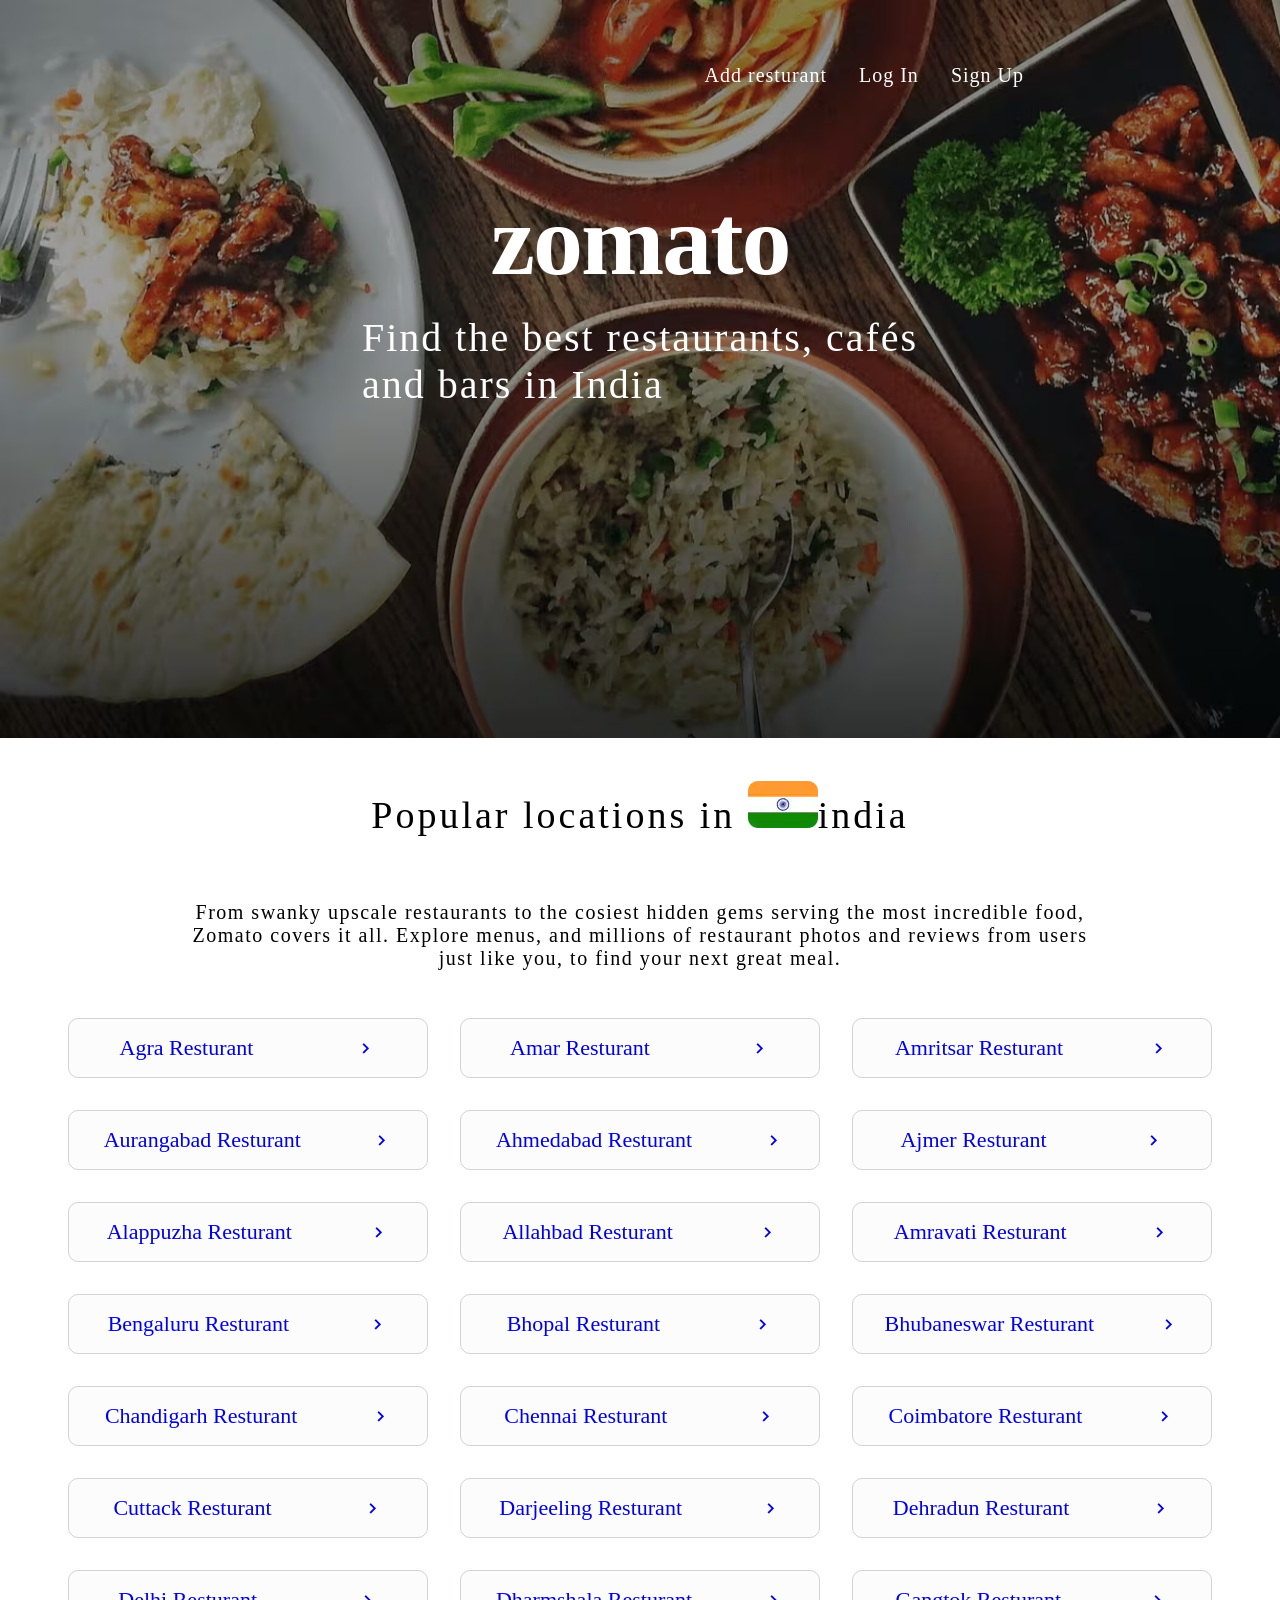
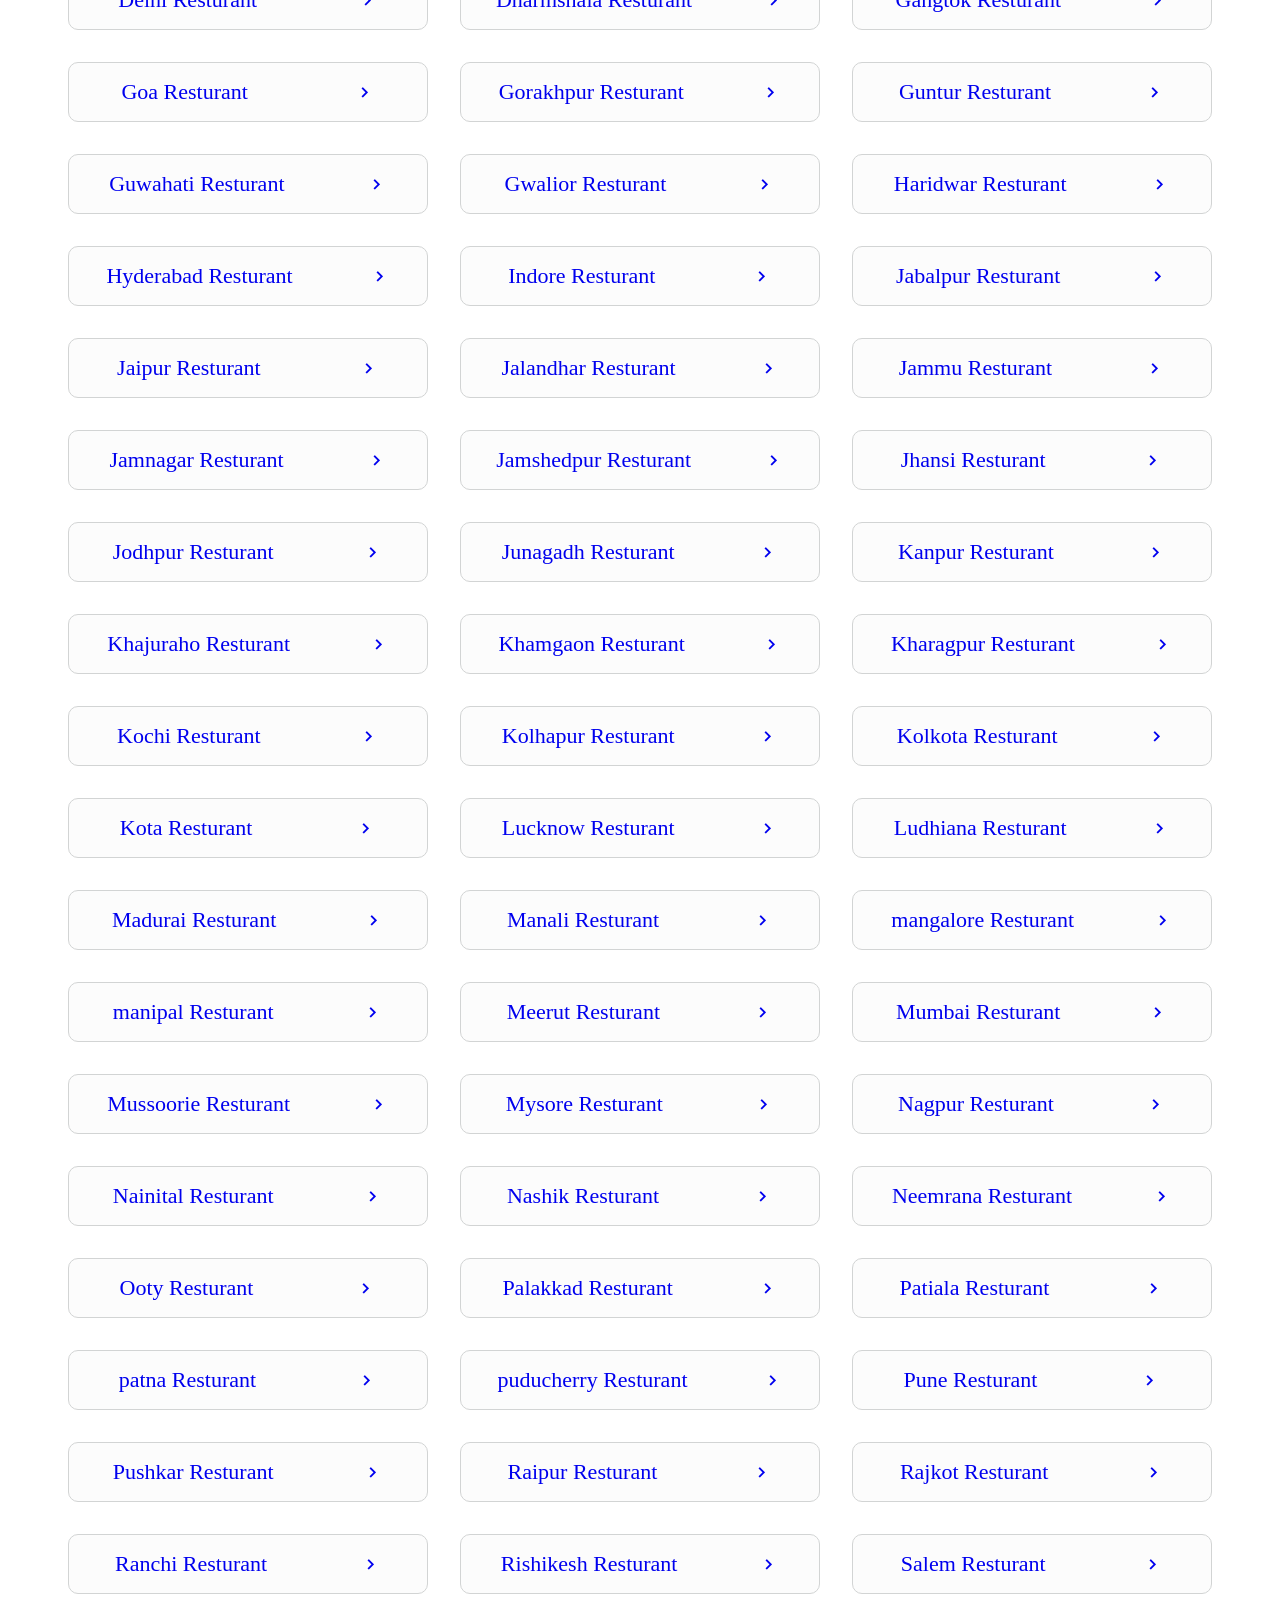
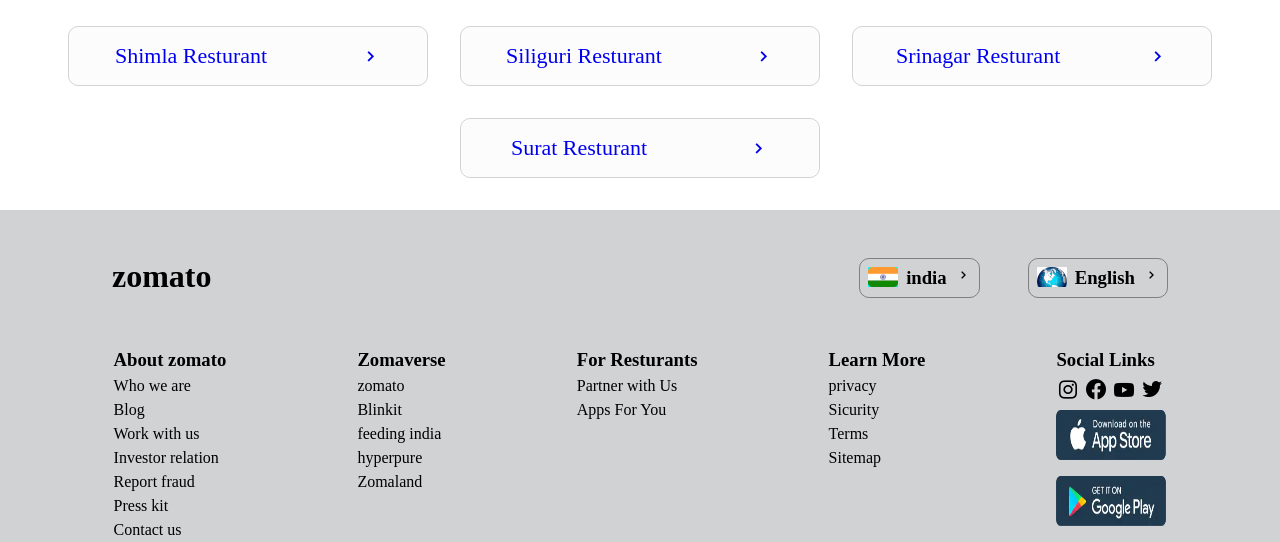
<file: Zomato/index.html>
<!DOCTYPE html>
<html lang="en">
<head>
    <meta charset="UTF-8">
    <meta name="viewport" content="width=device-width, initial-scale=1.0">
    <title>Document</title>
    <link href='https://unpkg.com/boxicons@2.1.4/css/boxicons.min.css' rel='stylesheet'>
    <link rel="stylesheet" href="style.css">
</head>
<body>
    <section class="zomato">
        <nav class="navbar">
            <ul>
                <li>Add resturant</li>
                <li id="log">Log In</li>
                <li id="sign">Sign Up</li>
            </ul>
        </nav>
        <div class="heading-div">
            <h1 class="heading">zomato</h1>
            <h2>Find the best restaurants, cafés <br>and bars in India</h2>
        </div>




        <div class="log-box">
            <h1>mithun log in</h1>
            <span id="log-clx"><i class='bx bx-window-close'></i></span>
            <input type="text" placeholder="Enter your name">
            <input type="email" placeholder="Enter Email">
            <input type="password" placeholder="Password">
            <button class="btn">Log In</button>
        </div>

        <div class="sign-box">
            <h1>mithun sign up</h1>
            <span id="sign-clx"><i class='bx bx-window-close'></i></span>
            <input type="text" placeholder="Enter full name">
            <input type="email" placeholder="Enter your Email">
            <input type="password" placeholder="Create password">
            <input type="password" placeholder="Confirm password">
            <button class="btn">Sign Up</button>
        </div>
        
    </section>

    <main>
        <h1 class="heading-india">Popular locations in <span class="india"><img src="image/india.webp" alt=""></span>india</h1>

        <h3 class="heading-h3">From swanky upscale restaurants to the cosiest hidden gems serving the most incredible food, <br> Zomato covers it all. Explore menus, and millions of restaurant photos and reviews from users <br> just like you, to find your next great meal.</h3>

        <div class="rest-box">
            <a href="product/agra/index.html"><div class="rest-div">Agra Resturant<i class='bx bx-chevron-right'></i></div></a>
            <a href="product/Amar/index.html"><div class="rest-div">Amar Resturant <i class='bx bx-chevron-right'></i></div></a>
            <a href="product/delhi/index.html"><div class="rest-div">Amritsar Resturant <i class='bx bx-chevron-right'></i></div></a>
            <a href="product/agra/index.html"><div class="rest-div">Aurangabad Resturant <i class='bx bx-chevron-right'></i></div></a>
            <a href="product/Amar/index.html"><div class="rest-div">Ahmedabad Resturant <i class='bx bx-chevron-right'></i></div></a>
            <a href="product/delhi/index.html"><div class="rest-div">Ajmer Resturant <i class='bx bx-chevron-right'></i></div></a>
            <a href="product/agra/index.html"><div class="rest-div">Alappuzha Resturant <i class='bx bx-chevron-right'></i></div></a>
            <a href="product/Amar/index.html"><div class="rest-div">Allahbad Resturant <i class='bx bx-chevron-right'></i></div></a>
            <a href="product/delhi/index.html"><div class="rest-div">Amravati Resturant <i class='bx bx-chevron-right'></i></div></a>
            <a href="product/agra/index.html"><div class="rest-div">Bengaluru Resturant <i class='bx bx-chevron-right'></i></div></a>
            <a href="product/Amar/index.html"><div class="rest-div">Bhopal Resturant <i class='bx bx-chevron-right'></i></div></a>
            <a href="product/delhi/index.html"><div class="rest-div">Bhubaneswar Resturant <i class='bx bx-chevron-right'></i></div></a>
            <a href="product/agra/index.html"><div class="rest-div">Chandigarh Resturant <i class='bx bx-chevron-right'></i></div></a>
            <a href="product/Amar/index.html"><div class="rest-div">Chennai Resturant <i class='bx bx-chevron-right'></i></div></a>
            <a href="product/delhi/index.html"><div class="rest-div">Coimbatore Resturant <i class='bx bx-chevron-right'></i></div></a>
            <a href="product/agra/index.html"><div class="rest-div">Cuttack Resturant <i class='bx bx-chevron-right'></i></div></a>
            <a href="product/Amar/index.html"><div class="rest-div">Darjeeling Resturant <i class='bx bx-chevron-right'></i></div></a>
            <a href="product/delhi/index.html"><div class="rest-div">Dehradun Resturant <i class='bx bx-chevron-right'></i></div></a>
            <a href="product/agra/index.html"><div class="rest-div">Delhi Resturant <i class='bx bx-chevron-right'></i></div></a>
            <a href="product/Amar/index.html"><div class="rest-div">Dharmshala Resturant <i class='bx bx-chevron-right'></i></div></a>
            <a href="product/delhi/index.html"><div class="rest-div">Gangtok Resturant <i class='bx bx-chevron-right'></i></div></a>
            <a href="product/agra/index.html"><div class="rest-div">Goa Resturant <i class='bx bx-chevron-right'></i></div></a>
            <a href="product/agra/index.html"><div class="rest-div">Gorakhpur Resturant <i class='bx bx-chevron-right'></i></div></a>
            <a href="product/Amar/index.html"><div class="rest-div">Guntur Resturant <i class='bx bx-chevron-right'></i></div></a>
            <a href="product/delhi/index.html"><div class="rest-div">Guwahati Resturant <i class='bx bx-chevron-right'></i></div></a>
            <a href="product/agra/index.html"><div class="rest-div">Gwalior Resturant <i class='bx bx-chevron-right'></i></div></a>
            <a href="product/delhi/index.html"><div class="rest-div">Haridwar Resturant <i class='bx bx-chevron-right'></i></div></a>
            <a href="product/Amar/index.html"><div class="rest-div">Hyderabad Resturant <i class='bx bx-chevron-right'></i></div></a>
            <a href="product/agra/index.html"><div class="rest-div">Indore Resturant <i class='bx bx-chevron-right'></i></div></a>
            <a href="product/delhi/index.html"><div class="rest-div">Jabalpur Resturant <i class='bx bx-chevron-right'></i></div></a>
            <a href="product/delhi/index.html"><div class="rest-div">Jaipur Resturant <i class='bx bx-chevron-right'></i></div></a>
            <a href="product/Amar/index.html"><div class="rest-div">Jalandhar Resturant <i class='bx bx-chevron-right'></i></div></a>
            <a href="product/Amar/index.html"><div class="rest-div">Jammu Resturant <i class='bx bx-chevron-right'></i></div></a>
            <a href="product/agra/index.html"><div class="rest-div">Jamnagar Resturant <i class='bx bx-chevron-right'></i></div></a>
            <a href="product/delhi/index.html"><div class="rest-div">Jamshedpur Resturant <i class='bx bx-chevron-right'></i></div></a>
            <a href="product/Amar/index.html"><div class="rest-div">Jhansi Resturant <i class='bx bx-chevron-right'></i></div></a>
            <a href="product/Amar/index.html"><div class="rest-div">Jodhpur Resturant <i class='bx bx-chevron-right'></i></div></a>
            <a href="product/agra/index.html"><div class="rest-div">Junagadh Resturant <i class='bx bx-chevron-right'></i></div></a>
            <a href="product/delhi/index.html"><div class="rest-div">Kanpur Resturant <i class='bx bx-chevron-right'></i></div></a>
            <a href="product/agra/index.html"><div class="rest-div">Khajuraho Resturant <i class='bx bx-chevron-right'></i></div></a>
            <a href="product/Amar/index.html"><div class="rest-div">Khamgaon Resturant <i class='bx bx-chevron-right'></i></div></a>
            <a href="product/agra/index.html"><div class="rest-div">Kharagpur Resturant <i class='bx bx-chevron-right'></i></div></a>
            <a href="product/delhi/index.html"><div class="rest-div">Kochi Resturant <i class='bx bx-chevron-right'></i></div></a>
            <a href="product/Amar/index.html"><div class="rest-div">Kolhapur Resturant <i class='bx bx-chevron-right'></i></div></a>
            <a href="product/Amar/index.html"><div class="rest-div">Kolkota Resturant <i class='bx bx-chevron-right'></i></div></a>
            <a href="product/agra/index.html"><div class="rest-div">Kota Resturant <i class='bx bx-chevron-right'></i></div></a>
            <a href="product/delhi/index.html"><div class="rest-div">Lucknow Resturant <i class='bx bx-chevron-right'></i></div></a>
            <a href="product/agra/index.html"><div class="rest-div">Ludhiana Resturant <i class='bx bx-chevron-right'></i></div></a>
            <a href="product/Amar/index.html"><div class="rest-div">Madurai Resturant <i class='bx bx-chevron-right'></i></div></a>
            <a href="product/agra/index.html"><div class="rest-div">Manali Resturant <i class='bx bx-chevron-right'></i></div></a>
            <a href="product/delhi/index.html"><div class="rest-div">mangalore Resturant <i class='bx bx-chevron-right'></i></div></a>
            <a href="product/Amar/index.html"><div class="rest-div">manipal Resturant <i class='bx bx-chevron-right'></i></div></a>
            <a href="product/agra/index.html"><div class="rest-div">Meerut Resturant <i class='bx bx-chevron-right'></i></div></a>
            <a href="product/delhi/index.html"><div class="rest-div">Mumbai Resturant <i class='bx bx-chevron-right'></i></div></a>
            <a href="product/Amar/index.html"><div class="rest-div">Mussoorie Resturant <i class='bx bx-chevron-right'></i></div></a>
            <a href="product/agra/index.html"><div class="rest-div">Mysore Resturant <i class='bx bx-chevron-right'></i></div></a>
            <a href="product/agra/index.html"><div class="rest-div">Nagpur Resturant <i class='bx bx-chevron-right'></i></div></a>
            <a href="product/agra/index.html"><div class="rest-div">Nainital Resturant <i class='bx bx-chevron-right'></i></div></a>
            <a href="product/delhi/index.html"><div class="rest-div">Nashik Resturant <i class='bx bx-chevron-right'></i></div></a>
            <a href="product/delhi/index.html"><div class="rest-div">Neemrana Resturant <i class='bx bx-chevron-right'></i></div></a>
            <a href="product/Amar/index.html"><div class="rest-div">Ooty Resturant <i class='bx bx-chevron-right'></i></div></a>
            <a href="product/agra/index.html"><div class="rest-div">Palakkad Resturant <i class='bx bx-chevron-right'></i></div></a>
            <a href="product/agra/index.html"><div class="rest-div">Patiala Resturant <i class='bx bx-chevron-right'></i></div></a>
            <a href="product/Amar/index.html"><div class="rest-div">patna Resturant <i class='bx bx-chevron-right'></i></div></a>
            <a href="product/agra/index.html"><div class="rest-div">puducherry Resturant <i class='bx bx-chevron-right'></i></div></a>
            <a href="product/delhi/index.html"><div class="rest-div">Pune Resturant <i class='bx bx-chevron-right'></i></div></a>
            <a href="product/delhi/index.html"><div class="rest-div">Pushkar Resturant <i class='bx bx-chevron-right'></i></div></a>
            <a href="product/agra/index.html"><div class="rest-div">Raipur Resturant <i class='bx bx-chevron-right'></i></div></a>
            <a href="product/Amar/index.html"><div class="rest-div">Rajkot Resturant <i class='bx bx-chevron-right'></i></div></a>
            <a href="product/Amar/index.html"><div class="rest-div">Ranchi Resturant <i class='bx bx-chevron-right'></i></div></a>
            <a href="product/agra/index.html"><div class="rest-div">Rishikesh Resturant <i class='bx bx-chevron-right'></i></div></a>
            <a href="product/delhi/index.html"><div class="rest-div">Salem Resturant <i class='bx bx-chevron-right'></i></div></a>
            <a href="product/Amar/index.html"><div class="rest-div">Shimla Resturant <i class='bx bx-chevron-right'></i></div></a>
            <a href="product/agra/index.html"><div class="rest-div">Siliguri Resturant <i class='bx bx-chevron-right'></i></div></a>
            <a href="product/delhi/index.html"><div class="rest-div">Srinagar Resturant <i class='bx bx-chevron-right'></i></div></a>
            <a href="product/Amar/index.html"><div class="rest-div">Surat Resturant <i class='bx bx-chevron-right'></i></div></a>
          
        </div>
    </main>


    <footer>
        <div class="logo-div">
            <h1>zomato</h1>
            <div class="india-flag">
                <div class="india-div">
                    <div class="flag"></div>
                    <h3>india</h3>
                    <i class='bx bx-chevron-right'></i>
                </div>
                <div class="india-div">
                    <div class="flag flag2"></div>
                    <h3>English</h3>
                    <i class='bx bx-chevron-right'></i>
                </div>
            </div>
        </div>

        <div class="footer-box">
            <div class="footer-div">
                <h3>About zomato</h3>
                <p>Who we are</p>
                <p>Blog</p>
                <p>Work with us</p>
                <p>Investor relation</p>
                <p>Report fraud</p>
                <p>Press kit</p>
                <p>Contact us</p>
            </div>

            <div class="footer-div">
                <h3>Zomaverse</h3>
                <p>zomato</p>
                <p>Blinkit</p>
                <p>feeding india</p>
                <p>hyperpure</p>
                <p>Zomaland</p>
            </div>

            <div class="footer-div">
                <h3>For Resturants</h3>
                <p>Partner with Us</p>
                <p>Apps For You</p>
            </div>

            <div class="footer-div">
                <h3>Learn More</h3>
                <p>privacy</p>
                <p>Sicurity</p>
                <p>Terms</p>
                <p>Sitemap</p>
            </div>

            <div class="footer-div">
                <h3>Social Links</h3>
                <div>
                    <a href=""><i class='bx bxl-instagram'></i></a>
                    <a href=""><i class='bx bxl-facebook-circle'></i></a>
                    <a href=""><i class='bx bxl-youtube'></i></a>
                    <a href=""><i class='bx bxl-twitter'></i></a>
                </div>

                <div class="footer-img">
                    <img src="image/app-store.webp" alt="">
                    <img src="image/google-store.webp" alt="">
                </div>
                
            </div>
            
        </div>
        
    </footer>


    <script src="index.js"></script>
</body>
</html>
</file>
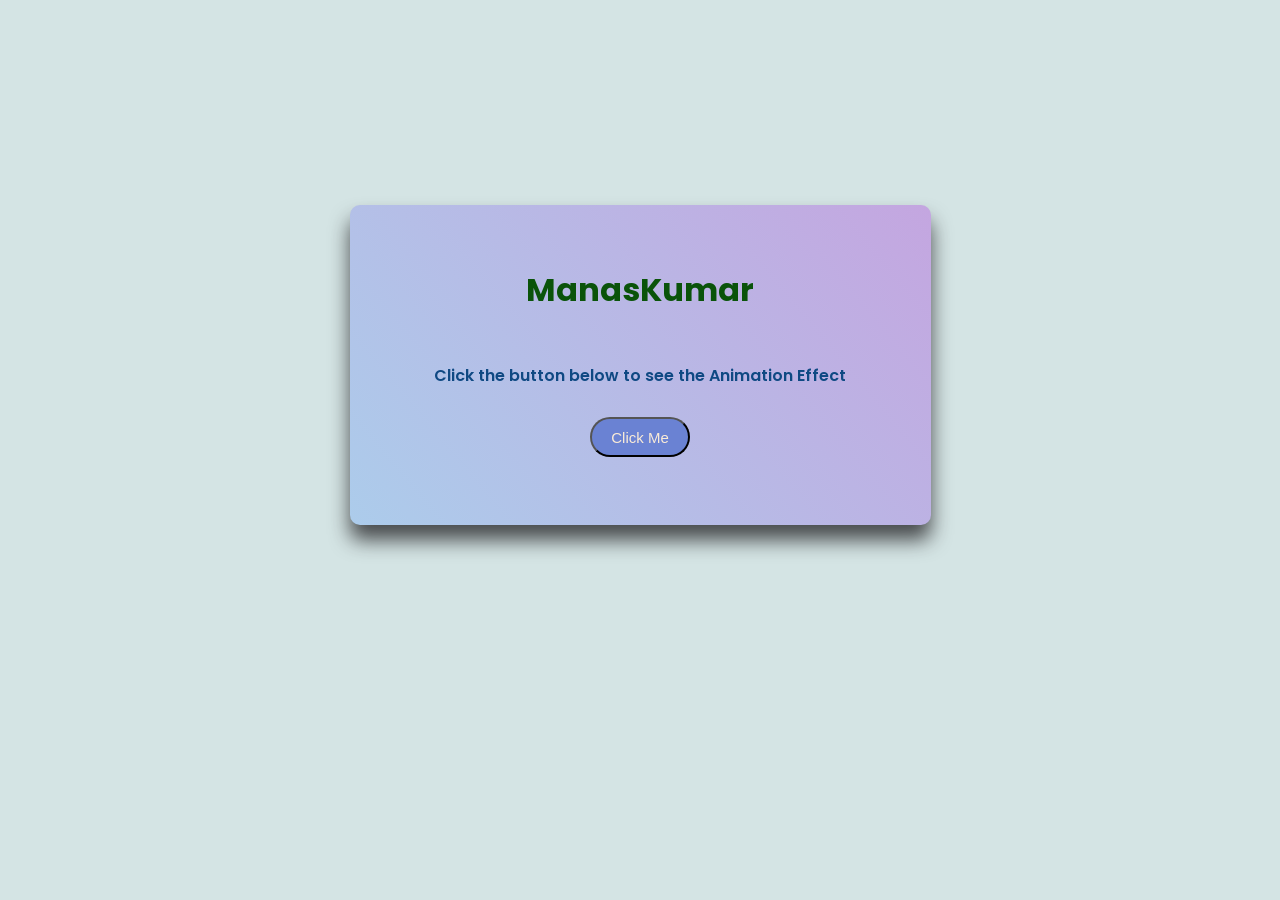
<file: js_project/animated click/index.html>
<!DOCTYPE html>
<html lang="en">
<head>
    <meta charset="UTF-8">
    <meta name="viewport" content="width=device-width, initial-scale=1.0">
    <title>Document</title>
    <link rel="stylesheet" href="style.css">
</head>
<body>
    <div class="container"> 
  
        <div class="card"> 
            <div class="content"> 
                <h1 class="heading-name"> 
                    ManasKumar 
                </h1> 
                <p id="pid"> 
                    Click the button below to see 
                    the Animation Effect 
                </p> 
                <div id="btn-parent"> 
                    <button class="btn" id="btn_id2"> 
                        Click Me 
                    </button> 
                </div> 
            </div> 
        </div> 
  
    </div>
    <script src="index.js"></script>
</body>
</html>
</file>
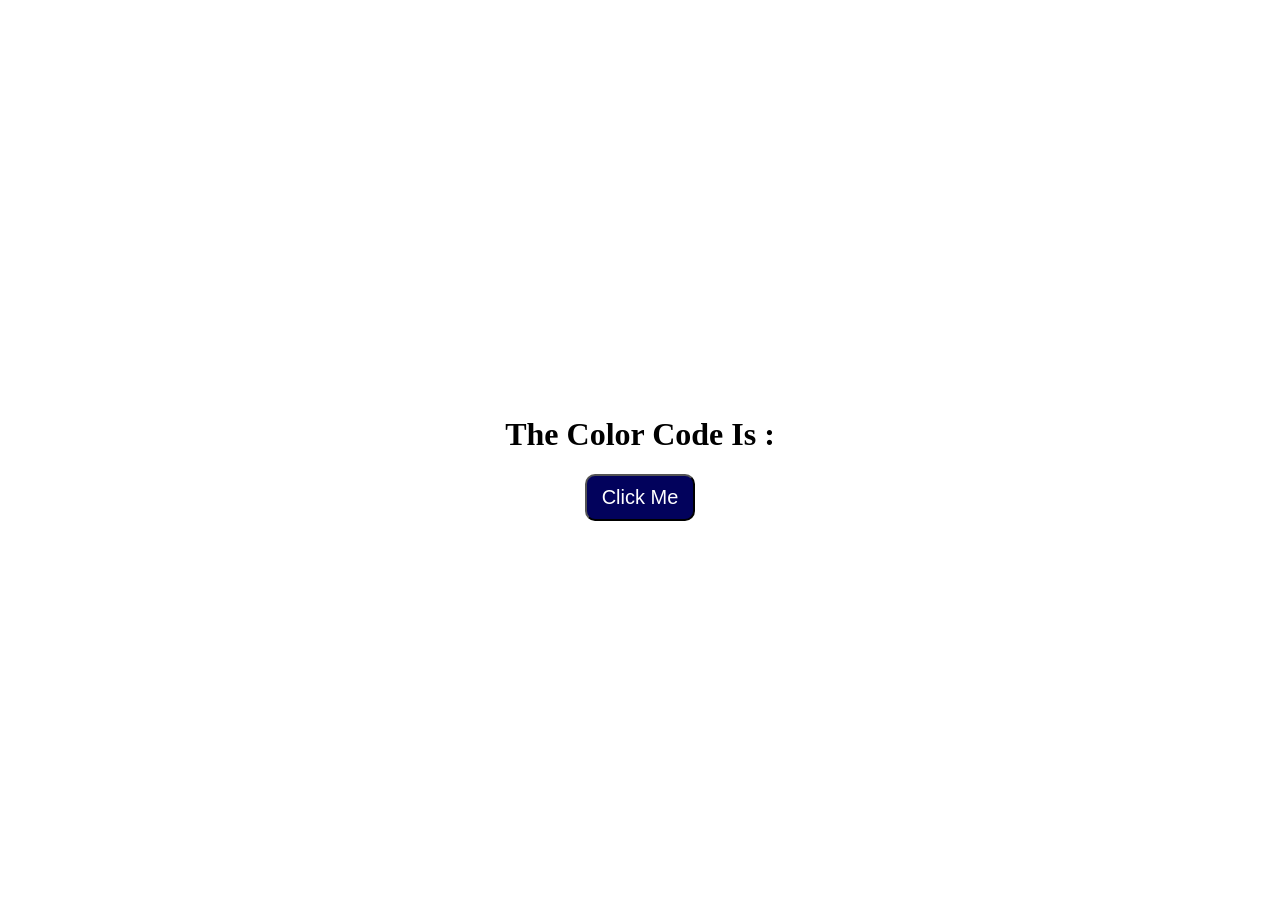
<file: js_project/Random-Color/index.html>
<!DOCTYPE html>
<html lang="en">
<head>
	<meta charset="UTF-8">
	<meta name="viewport" content="width=device-width, initial-scale=1.0">
	<title>Document</title>
    <link rel="stylesheet" href="style.css">
</head>
<body>
	<h1>The Color Code Is : <span class="span"></span></h1>
	<button id="divID">Click Me</button>
	<script src="index.js"></script>
</body>
</html>
</file>
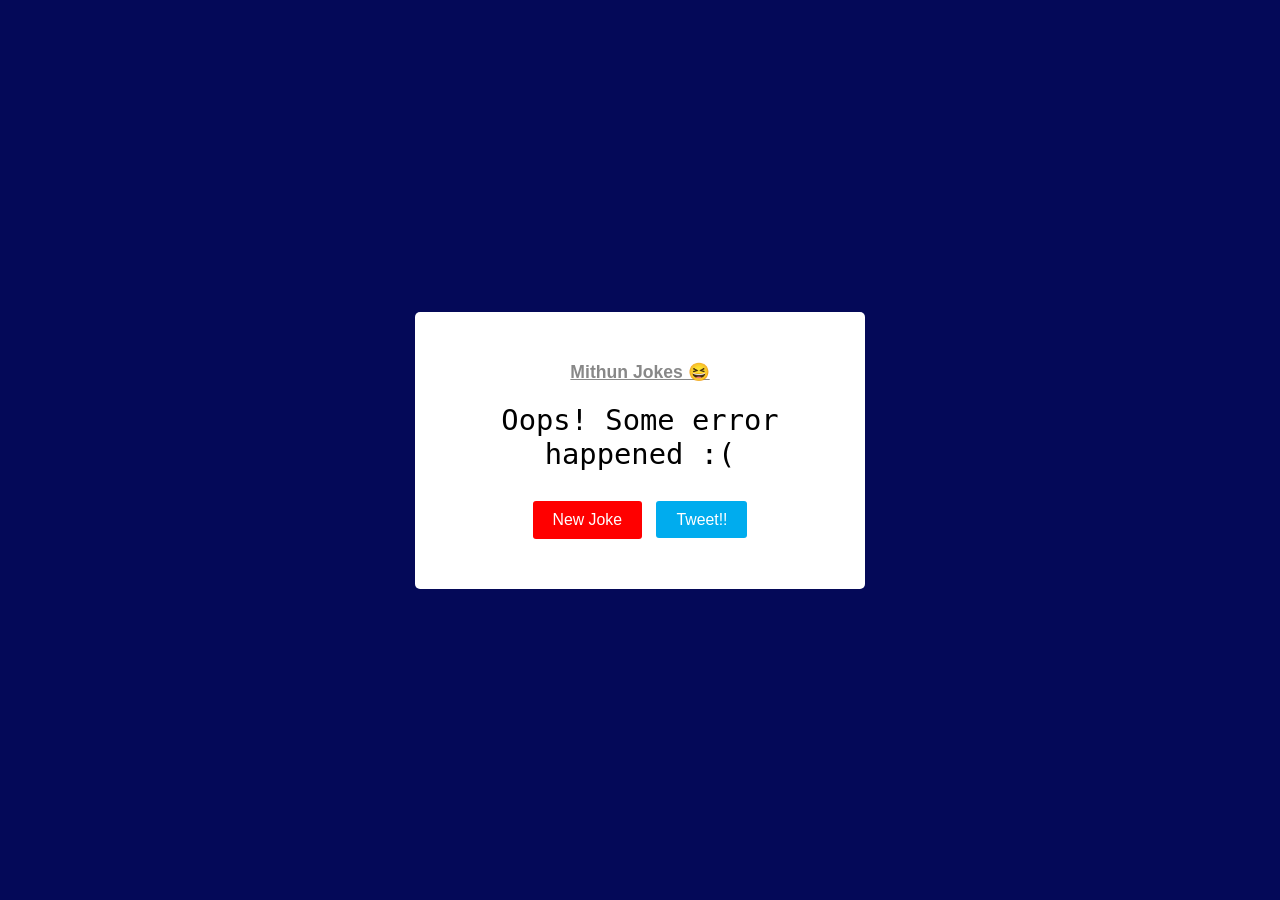
<file: js_project/Random-Joke/index.html>
<!DOCTYPE html>
<html>
  <head>
    <meta charset="UTF-8">
    <meta name="viewport" content="width=device-width, initial-scale=1.0">
    <link rel="stylesheet" type="text/css" href="style.css" />
    <title>Docoment</title>
  </head>
  <body>
      <div class="container">
        <h1>Mithun Jokes 😆</h1>
        <p class="joke-text">
          Joke Text Goes In Here...
        </p>
        <div class="button">
          <button class="btn new-joke-btn">New Joke</button>
          <a href="" class="btn tweet-btn" target="_blank" rel="noopener noreferrer">Tweet!!</a>
        </div>
      </div>          
    <script type="text/javascript" src="index.js"></script>
  </body>
</html>
</file>
<file: Amazon/style.css>
* {
    margin: 0;
    padding: 0;
    box-sizing: border-box;
    text-decoration: none;
}
body {
    background-color: #b9b9b9;
}
.nav-heading {
    background-color: #131921;
    color: #fff;
    display: flex;
    justify-content: space-between;
    padding: 10px 0 10px 0;
}
.logo {
    font-size: 30px;
    padding: 0 5px 0 5px;
    position: relative;
    margin-left: 10px;
}
.logo span {
    font-size: 18px;

}
.logo:hover {
    border: 1px solid #fff;
}
.update-box { 
    padding: 0px 5px 0px 5px;
    position: relative;
}
.update-box:hover {
    border: 1px solid #fff;
}
.update-box h5 {
    font-size: 12px;
    color: #E6E6E6;
}
.update-box h4 {
    font-size: 15px;
}
.input-box {
    display: flex;
    justify-content: center;
    height:  42px;
}
.all-box {
    width: 3rem;
    background-color: #E6E6E6;
    color: #232F3E;
    display: flex;
    justify-content: center;
    align-items: center;
    border-radius: 2px 0 0 2px;
}
input {
    width: 30rem;
    padding-left: 1rem;
}
.search-box {
    font-size: 24px;
    color: #131921;
    width: 3rem;
    background-color: #FEBD69;
    display: flex;
    justify-content: center;
    align-items: center;
    border-radius: 0 2px 2px 0;
    
}

.cart-box {
    display: flex;
    justify-content: center;
    align-items: center;
    width: 5rem;
    margin-right: 10px;
}
.cart-box:hover {
    border: 1px solid #fff;
}
.cart-box i {
    font-size: 2.5rem;
}
.cart-box p {
    margin-top: 15px;
}
.en-box {
    display: flex;
    justify-content: center;
    flex-direction: column;
    padding: 0 5px 0 5px;
}
.en-flag {
    width: 30px;
    height: 17px;
    background-image: url(nav-image/flag.jfif);
    background-size: cover;
    margin-bottom: 2px;
    margin-top: 1px;
}
.en-box:hover {
    border: 1px solid #fff;
}




.navbar {
    background-color: #232F3E;
    display: flex;
    justify-content: space-between;
    align-items: center;
}
.all {
    font-size: 18px;
    color: #fff;
    margin-left: 15px;
}
.all i {
    font-size: 28px;
}
.navbar a {
    color: #fff;   
}
.ancr {
    display: flex;
    justify-content: center;
    align-items: center;
    gap: 1rem;
}
.ancr h1 {
    margin-left: -15px;
}
.img {
    height: 40px;
    width: 30%;
    background-image: url(nav-image/join.jpg);
    background-size: cover;
}

.main {
    height: 15rem;
    background-image: url(nav-image/background.jpg);
    background-size: cover;
}


section {
    display: flex;
    justify-content: space-between;
    margin-left: 2rem;
    margin-right: 2rem;
    margin-top: 2rem;
}

.product-box {
    height: 440px;
    width: 300px;
    background-color: #fff;
    display: flex;
    justify-content: center;
    flex-wrap: wrap;
    gap: 1rem;
}
.product-box a {
    text-decoration: none;
    margin-right: 200px;
}
.product-box h2 {
    margin-top: 15px;
    margin-bottom: -30px;
}

.product-div {
    height: 150px;
    width: 125px;
    cursor: pointer;
}
.product-div h3 {
    font-size: 12px;
    margin: 10px;
}
.product-img {
    height: 80%;
    background-color: #131921;
}
.wt-1 {
    background-image: url(product-img/wt-1.jpg);
    background-size: cover;
    
}
.wt-2 {
    background-image: url(product-img/wt-2.jpg);
    background-size: cover;
}
.wt-3 {
    background-image: url(product-img/wt-3.jpg);
    background-size: cover;
}
.wt-4 {
    background-image: url(product-img/wt-4.jpg);
    background-size: cover;
}
.cl-1 {
    background-image: url(product-img/cl-1.jpg);
    background-size: cover;
}
.cl-2 {
    background-image: url(product-img/cl-2.jpg);
    background-size: cover;
}
.cl-3 {
    background-image: url(product-img/cl-3.jpg);
    background-size: cover;
}
.cl-4 {
    background-image: url(product-img/cl-4.jpg);
    background-size: cover;
}
.cl-5 {
    background-image: url(product-img/cl-5.jpg);
    background-size: cover;
}
.cl-6 {
    background-image: url(product-img/cl-6.jpg);
    background-size: cover;
}
.cl-7 {
    background-image: url(product-img/cl-7.jpg);
    background-size: cover;
}
.cl-8 {
    background-image: url(product-img/cl-8.jpg);
    background-size: cover;
}
.tv-32 {
    background-image: url(product-img/tv-32.jpg);
    background-size: cover;
}
.tv-43 {
    background-image: url(product-img/tv-43.jpg);
    background-size: cover;
}
.tv-55 {
    background-image: url(product-img/tv-55.jpg);
    background-size: cover;
}
.tv-65 {
    background-image: url(product-img/tv-65.jpg);
    background-size: cover;
}
.el-1 {
    background-image: url(product-img/el-1.jpg);
    background-size: cover;
}
.el-2 {
    background-image: url(product-img/el-2.jpg);
    background-size: cover;
}
.el-3 {
    background-image: url(product-img/el-3.jpg);
    background-size: cover;
}
.el-4 {
    background-image: url(product-img/el-4.jpg);
    background-size: cover;
}
.pt-1 {
    background-image: url(product-img/pt-1.jpg);
    background-size: cover;
}
.pt-2 {
    background-image: url(product-img/pt-2.jpg);
    background-size: cover;
}
.pt-3 {
    background-image: url(product-img/pt-3.jpg);
    background-size: cover;
}
.pt-4 {
    background-image: url(product-img/pt-4.jpg);
    background-size: cover;
}
.gl-1 {
    background-image: url(product-img/gl-1.jpg);
    background-size: cover;
}
.gl-2 {
    background-image: url(product-img/gl-2.jpg);
    background-size: cover;
}
.gl-3 {
    background-image: url(product-img/gl-3.jpg);
    background-size: cover;
}
.gl-4 {
    background-image: url(product-img/gl-4.jpg);
    background-size: cover;
}
.cs-1 {
    background-image: url(product-img/cs-1.jpg);
    background-size: cover;
}
.cs-2 {
    background-image: url(product-img/cs-2.jpg);
    background-size: cover;
}
.cs-3 {
    background-image: url(product-img/cs-3.jpg);
    background-size: cover;
}
.cs-4 {
    background-image: url(product-img/cs-4.jpg);
    background-size: cover;
}
.sd-1 {
    background-image: url(product-img/sd-1.jpg);
    background-size: cover;
}
.sd-2 {
    background-image: url(product-img/sd-2.jpg);
    background-size: cover;
}
.sd-3 {
    background-image: url(product-img/sd-3.jpg);
    background-size: cover;
}
.sd-4 {
    background-image: url(product-img/sd-4.jfif);
    background-size: cover;
}
   



.mobile-box {
    padding-top: .7rem;
    margin-top: 2rem;
    background-color: #fff;
    margin-left: 2rem;
    margin-right: 2rem;
}

.mobile-div {
    display: flex;
    justify-content: space-between;
    margin-left: 2rem;
    margin-right: 2rem;
    cursor: pointer;

}
.mobile-div img {
    margin-left: 1rem;
    margin-right: 1rem;
}
.mobile-heading {
    display: flex;
    justify-content: space-between;
    margin: 1rem 2rem 1rem 2rem;
}
.mobile-btn {
    display: flex;
    justify-content: space-between;
    margin: 1rem 1rem 0 1rem;
    padding-bottom: 3rem;
    line-height: 1.8;
}
.mobile-btn h5 span {
    padding: .3rem;
    margin-right: .3rem;
    background-color: #CC0C39;
    color: #DDDDDD;
}

.bike-box {
    margin-top: 2rem;
    background-color: #fff;
    margin-left: 2rem;
    margin-right: 2rem;
}

.bike-img {
    display: flex;
    justify-content: space-between;
    padding-bottom: 2rem;
    cursor: pointer;
}
.bike-box h2 {
    padding-top: 2rem;
    margin: 1rem 2rem 1rem 2rem;
}
.cloth-box {
    background-color: #fff;
    margin: 2rem;
    padding-bottom: 2rem;
}
.cloth-img {
    display: flex;
    justify-content: space-between;
    margin-left: 2rem;
    cursor: pointer;
}
.cloth-box h2 {
    padding-top: 2rem;
    margin-left: 2rem;
    margin-bottom: 1rem;
}
.cloth-box h2 span {
    font-size: 16px;
    margin-left: 2rem;
    text-decoration: underline;
}
.furniture-box {
    margin-top: 2rem;
    margin-left: 2rem;
    margin-right: 2rem;
    background-color: #fff;
}
.furniture-box h2 {
    padding-top: 2rem;
    padding-bottom: 2rem;
    margin-left: 2rem;
    margin-top: 1rem;
}
.furniture-box h2 span {
    font-size: 16px;
    margin-left: 2rem;
    text-decoration: underline;
}
.furniture-img {
    display: flex;
    justify-content: space-between;
    margin-left: 2rem;
    padding-bottom: 2rem;
    cursor: pointer;
}

.sign-box {
    margin-top: 2rem;
    text-align: center;
    padding: 2.5rem 0 1rem 0;
    background-color: #fff;
}
.sign-div {
    border: .5px solid rgb(194, 192, 192);
    border-radius: 10px;
    padding: 1.5rem 0 1.5rem 0;
    background-color: #fff;
    color: #4A1800;
    line-height: 2;
}
.sign-div button {
    padding: .5rem 7rem .5rem 7rem;
    font-size: 12px;
    font-weight: 700;
    border-radius: 3px;
    border: none;
    background: linear-gradient(#FFD872, #FFD774, #FFD978, #FFCF56, #FFCA44, #FFC636);
    background-color: #FFC940;
}



/* footer */


footer {
    background-color: #232F3E;
}

.back {
    text-align: center;
    font-size: 16px;
    background-color: #37475A;
    color: #fff;
    padding: 1rem 0 1rem 0;
}

.footer-box {
    background-color: #232F3E;
    display: flex;
    justify-content: center;
    gap: 8rem;
    border-bottom: .5px solid #DDDDDD;
}    
.footer-div {
    margin-top: 3rem;
    margin-bottom: 3rem;
    line-height: 2;
    color: #fff;
}
.footer-div a:hover {
    text-decoration: underline;
    color: #DDDDDD;
}
.footer-div h4 {
    font-size: 20px;
}
.footer-div p {
    font-size: 16px;
    color: #DDDDDD;
}

footer h2 {
    color: #fff;
    font-size: 22px;
    text-align: center;
    margin-top: 2rem;
}

.footer-tag {
    margin-top: 2rem;
    margin-left: 15rem;
    margin-right: 15rem;
    text-align: center;
    padding-bottom: 2rem;
    line-height: 1.5;
}
.footer-tag a {
    font-size: 12px;
    margin-right: 1rem;
    color: #DDDDDD;
}
.footer-tag a:hover {
    text-decoration: underline;
}
</file>
<file: Game/style.css>
* {
    margin: 0;
    padding: 0;
    box-sizing: border-box;
}

body {
    text-align: center;
    background: linear-gradient(rgb(171, 82, 189), hsl(257, 72%, 10%), #160e2a);
    display: flex;
    justify-content: space-around;
    flex-wrap: wrap;
    gap: 90px;
}
.dice-box {
    margin-top: 2rem;
    height: 240px;
    width: 150px;
    color: #fff;
    font-weight: 600;
    background-color: transparent;
    border: 1px solid dodgerblue;
    border-radius: 10px;
    transition: all .3s;

}

.dice-box:hover {
    transform: scale(1.1);
}
.box {
    height: 70%;
    width: 100%;
    background-color: blue;
    margin-bottom: 20px;
    border-radius: 10px 10px 0 0;
}
.dice-img {
    background-image: url(image/dice.jfif);
    background-size: contain;
}

.guess-img {
    background-image: url(image/guess.png);
    background-size: cover;
}

.rock-img {
    background-image: url(image/rock.jpg);
    background-size: cover;
}

.simon-img {
    background-image: url(image/simon.webp);
    background-size: cover;
}

.prime-img {
    background-image: url(image/prime.jpg);
    background-size: cover;
}

.tic-img {
    background-image: url(image/tic-tac-toe.jpg);
    background-size: cover;
}

.coming-img {
    background-image: url(image/coming.jpg);
    background-size: cover;
}
</file>
<file: LandingPage/style.css>
* {
    margin: 0;
    padding: 0;
    box-sizing: border-box;
}
body {
    display: flex;
    justify-content: space-around;
    flex-wrap: wrap;
    gap: 6rem;
    background: linear-gradient(rgb(171, 82, 189), hsl(257, 72%, 10%), hsl(257, 64%, 20%));
}

.landing-box {
    margin-top: 7rem;
    margin-bottom: 10rem;
    height: 450px;
    width: 320px;
    text-align: center;
    border-radius: 10px;
    border: 1px solid dodgerblue;
    color: #fff;
}

.landing-img {
    height: 70%;
    width: 100%;
    margin-bottom: 5rem;
    background: #555;
    border-radius: 10px 10px 0 0;

}

.box1 {
    background-image: url(image/NFT.png);
    background-size: cover;
}

.box2 {
    background-image: url(image/goblin.png);
    background-size: cover;
}

.box3 {
    background-image: url(image/news.png);
    background-size: cover;
}

.box4 {
    background-image: url(image/developer.png);
    background-size: cover;
}

.box5 {
    background-image: url(image/business.png);
    background-size: cover;
}

.box7 {
    background-image: url(image/coming.jfif);
    background-size: cover;
}
</file>
<file: Linkedin/style.css>
* {
    margin: 0;
    padding: 0;
    box-sizing: border-box;
}
header {
    display: flex;
    justify-content: space-between;
    align-items: center;
}
header h1 {
    font-size: 34px;
    margin-left: 7rem;
    margin-top: 1rem;
}

.nav {
    display: flex;
    justify-content: center;
    align-items: center;
    gap: 2rem;
    margin-right: 3rem;
}
.nav a {
    font-size: 14px;
    text-decoration: none;
}
.art {
    display: flex;
    flex-direction: column;
    align-items: center;
    gap: .3rem;
}
.art i {
    font-size: 26px;
}

.bar {
    font-size: 65px;
    font-weight: 100;
}
.log {
    border: 1px solid #004182;
    border-radius: 30px;
    padding: .8rem 1.5rem .8rem 1.5rem;
}
.log a {
    font-size: 20px;
    text-decoration: none;
}
.log2 {
    margin-right: 1rem;
    color: #004182;
}
.log1 {
    border: none;
    color: black;
}
.log1:hover {
    background-color: #F1ECE5;
}
.log2:hover {
    background-color: #F1ECE5;
    color: black;
}




/* main */

.main {
    display: flex;
    justify-content: space-between;
    gap: 5rem;
    margin-top: 4rem;
}
.main-box {
    display: flex;
    flex-direction: column;
}
.main-box h1 {
    font-size: 56px;
    font-weight: 100;
    margin-left: 7rem;
    color: brown;
}
.main-box input {
    width: 400px;
    height: 3.5rem;
    margin-top: .5rem;
    margin-bottom: 2rem;
    margin-left: 7rem;
    padding-left: 1rem;
    font-size: 20px;
    outline: none;
}
.main-box input:hover {
    background-color: #F1ECE5;
}
.main-box label {
    margin-left: 7rem;
    margin-top: 1rem;
}
.main-box a {
    margin-left: 7rem;
    margin-bottom: 2rem;
    text-decoration: none;
    font-size: 18px;
    color: dodgerblue;
}
.sign-btn {
    font-size: 16px;
    padding: 1rem 0 1rem 0;
    width: 400px;
    border-radius: 30px;
    border: none;
    background-color: dodgerblue;
    color: #fff;
    margin-left: 7rem;
    margin-bottom: 2rem;
    cursor: pointer;
}
.sign-btn:hover {
    background-color: #004182;
}
.main-box p {
    margin-left: 7rem;
    margin-bottom: 2rem;
}
.link-btn {
    font-size: 16px;
    padding: 1rem 0 1rem 0;
    width: 400px;
    border-radius: 30px;
    border: none;
    background-color: transparent;
    color: black;
    margin-left: 7rem;
    margin-bottom: 8rem;
    border: 1px solid black;
    cursor: pointer;
}

.link-btn:hover {
    background-color: #F1ECE5;
}
img {
    width: 600px;
    margin-right: -2rem;
}




















.container {
	height: 600px;
	width: 500px;
	background-color: white;
    border-radius: 20px;
	box-shadow: 8px 8px 20px rgb(128, 128, 128);
	position: absolute;
	overflow: hidden;
    right: 400px;
    top: 30px;
    display: none;
}

.btn {
	height: 60px;
	width: 300px;
	margin: 20px auto;
	box-shadow: 10px 10px 30px rgb(117, 226, 84);
	border-radius: 10px;
	display: flex;
	justify-content: space-around;
	align-items: center;
}

.login,
.signup {
	font-size: 22px;
	border: none;
	outline: none;
	background-color: transparent;
	position: relative;
	cursor: pointer;
}

.slider {
	height: 60px;
	width: 150px;
	border-radius: 10px;
	background-image: linear-gradient(to right,
			rgb(144, 255, 110),
			rgb(178, 255, 91));
	position: absolute;
	top: 20px;
	left: 100px;
	transition: all 0.5s ease-in-out;
}

.moveslider {
	left: 250px;
}

.form-section {
	height: 500px;
	width: 1000px;
	padding: 20px 0;
	display: flex;
	position: relative;
	transition: all 0.5s ease-in-out;
	left: 0px;
}

.form-section-move {
	left: -500px;
}

.login-box,
.signup-box {
	height: 100%;
	width: 500px;
	display: flex;
	flex-direction: column;
	align-items: center;
	justify-content: center;
	padding: 0px 40px;
}

.login-box {
	gap: 50px;
}

.signup-box {
	gap: 30px;
}

.ele {
	height: 60px;
	width: 400px;
	outline: none;
	border: none;
	color: rgb(77, 77, 77);
	background-color: rgb(240, 240, 240);
	border-radius: 10px;
	padding-left: 30px;
	font-size: 18px;
}

.clkbtn {
	height: 60px;
	width: 150px;
	border-radius: 10px;
	background-image: linear-gradient(to right,
			rgb(151, 255, 110),
			rgb(137, 255, 91));
	font-size: 22px;
	border: none;
	cursor: pointer;
}
.close {
    height: 60px;
	width: 150px;
	border-radius: 10px;
	background-image: linear-gradient(to right,
			rgb(151, 255, 110),
			rgb(137, 255, 91));
	font-size: 22px;
	border: none;
	cursor: pointer;
}
::placeholder {
	color: rgb(255, 0, 191);
}


































































.mkt-heading h1 {
    margin-left: 7rem;
    font-size: 56px;
    font-weight: 100;
}
.mkt-heading h2 {
    font-size: 20px;
    font-weight: 100;
    margin-left: 7rem;
    margin-top: 1rem;
    margin-bottom: 8rem;
}

.mkt-heading1 h1 {
    margin-left: 7rem;
    font-size: 56px;
    font-weight: 100;
}
.mkt-heading1 h2 {
    font-size: 20px;
    font-weight: 100;
    margin-top: 1rem;
    margin-left: 7rem;
    margin-bottom: 8rem;
}
.mkt-heading2 h1 {
    font-size: 56px;
    font-weight: 100;
    margin-left: 7rem;
}
.mkt-heading2 h2 {
    font-size: 20px;
    font-weight: 100;
    margin-top: 1rem;
    margin-left: 7rem;
    margin-bottom: 8rem;
}

.mkt-div {
    margin-right: 3rem;
}
.mkt-div1 {
    margin-right: 3rem;
}
.mkt-div2 {
    margin-right: 3rem;
}
.mkt-btn {
    font-size: 16px;
    padding: 1rem;
    border-radius: 30px;
    border: none;
    background-color: transparent;
    color: black;
    margin-bottom: 1rem;
    border: 1px solid black;
    float: left;
    cursor: pointer;
}
.article {
    display: flex;
    justify-content: center;
    gap: 5rem;
}
.article1 {
    display: flex;
    justify-content: center;
    gap: 12rem;
    
}
.article2 {
    display: flex;
    justify-content: center;
    gap: 19rem;
}

.post {
    display: flex;
    justify-content: left;
    margin-top: 8rem;
    margin-bottom: 8rem;
    gap: 9rem;
    background-color: #F1ECE5;
    padding-top: 7rem;
    padding-bottom: 7rem;
}
.post h1 {
    font-size: 36px;
    margin-left: 7rem;
    color: brown;
}
.post-btn {
    color: blue;
    border: 1px solid blue;
}
.photo {
    display: flex;
    justify-content: center;
    align-items: center;
    gap: 2rem;
    padding-top: 8rem;
    padding-bottom: 8rem;
    background-color: #F1ECE5;
    margin-bottom: 8rem;
}
.photo h1 {
    font-size: 35px;
    font-weight: 600;
    color: brown;
    margin-bottom: 2rem;
    margin-left: 7rem;
}
.photo h2 {
    font-size: 35px;
    font-weight: 100;
    margin-left: 7rem;
}

.img-photo {
    width: 30rem;
    margin-right: 7rem;
}



.people {
    display: flex;
    gap: 8rem;
    margin-left: 7rem;
    margin-bottom: 6rem;
}
.people img {
    width: 300px;
    margin-left: -15rem;
}
.connect {
    display: flex;
    flex-direction: column;
    align-items: center;
    gap: 3rem;
}
.connect h1 {
    font-size: 56px;
    font-weight: 100;
}
.connect-btn {
    font-size: 16px;
    padding: 1rem 2rem 1rem 2rem;
    border-radius: 30px;
    border: none;
    background-color: transparent;
    color: black;
    border: 1px solid black;
    cursor: pointer;
    margin-left: -15rem;
}
.choose {
    display: flex;
    justify-content: center;
    gap: 2rem;
    border: 1px solid black;
    font-size: 22px;
    padding: 1rem 2rem 1rem 2rem;
    border-radius: 10px;
    background: transparent;
    color: black;
    cursor: pointer;
    margin-left: -10rem;
}


.link {
    height: 100vh;
    display: flex;
    justify-content: space-between;
    margin-top: 12rem;
    gap: 6rem;
    margin-bottom: 7rem;
}

.choose-link {
    width: 90%;
    display: flex;
    justify-content: space-between;
    gap: 2rem;
    border: 1px solid black;
    font-size: 18px;
    padding: 1rem 2rem 1rem 2rem;
    border-radius: 10px;
    background: #F1ECE5;
    color: black;
    cursor: pointer;
    margin-left: 1rem;
    margin-bottom: 3rem;
}

.link-div {
    height: 100vh;
    background-color: #F1ECE5;
    text-align: center;
    padding-left: 6rem;
    text-align: center;
    padding-right: 6rem;
}
.link-div h1 {
    font-size: 35px;
    font-weight: 400;
    color: rgb(182, 11, 11);
    margin-top: 5rem;
    margin-bottom: 2rem;
}
.link-div h2 {
    margin-bottom: 3rem;
    font-size: 35px;
    font-weight: 400;
}


.mth {
    height: 100vh;
    background-image: url(image/mth.jpg.png);
    background-size: cover;
    background-position: center;
    margin-bottom: 1rem;
}







footer {
    display: flex;
    justify-content: space-around;
    padding-top: 1rem;
    padding-bottom: 1rem;
    background: #F1ECE5;
    line-height: 1.5;
}
</file>
<file: TempConverter/style.css>
* {
    box-sizing: border-box;
    margin: 0;
    padding: 0;
  }
  
  body {
    background-color: #2321af;
    color: #222;
    font-size: 1rem;
    display: flex;
    justify-content: center;
    align-items: center;
    width: 100vw;
    height: 100vh;
  }
  .title {
    color: #222;
    font-size: 1.5rem;
    text-align: center;
  }
  .temperature-converter {
    background: #ecebeb;
    border-radius: 5px;
    position: relative;
    display: flex;
    flex-direction: column;
    justify-content: center;
    padding: 30px 25px 20px;
    min-width: 320px;
    width: 100%;
    height: auto;
  }
  .result {
    text-align: center;
    margin: 20px 0;
  }
  .result-heading {
    color: #555;
    font-size: 1rem;
    font-weight: 600;
  }
  .celsius-value {
    border-bottom: 2px solid #ccc;
    padding: 10px;
  }
  label {
    color: #555;
    font-size: 0.8rem;
    margin-bottom: 5px;
  }
  input,
  select {
    background: transparent;
    border: none;
    outline: none;
    border-bottom: 2px solid #ccc;
    padding: 8px;
    margin-bottom: 15px;
  }
  input:focus {
    border: 1px solid #4c49f3;
  }
  .degree-type {
    display: flex;
    justify-content: space-between;
    align-items: center;
    padding: 20px 0;
  }
  .degree-field {
    display: flex;
    flex-direction: column;
    width: 46%;
  }
  option {
    background-color: #3c39e7;
    color: #f6f6f6;
  }
  #convert-btn {
    background: linear-gradient(to bottom, #3633f3, #120fb9);
    border: none;
    outline: none;
    border-radius: 5px;
    color: #f6f6f6;
    cursor: pointer;
    font-weight: bold;
    letter-spacing: 1px;
    text-transform: uppercase;
    margin-top: 10px;
    padding: 12px 80px;
    transition: all 0.3s ease-in;
  }
  #convert-btn:hover {
    background: linear-gradient(to bottom, #4a47e7, #322fda);
  }
</file>
<file: Zomato/style.css>
* {
    margin: 0;
    padding: 0;
    box-sizing: border-box;
    text-decoration: none;
}

.zomato {
    height: 82vh;
    background-image: url(image/zomato.avif);
    background-size: cover;
}
.navbar ul {
    display: flex;
    justify-content: end;
    gap: 2rem;
    margin-right: 16rem;
    padding-top: 4rem;
}
.navbar ul li {
    color: #fff;
    text-decoration: none;
    font-size: 20px;
    letter-spacing: 1px;
    list-style-type: none;
    cursor: pointer;
}
.heading {
    font-size: 100px;
    font-weight: 900;
    letter-spacing: -2px;
    padding-top: -2rem;
    color: #fff;
}
.heading-div {
    display: flex;
    flex-direction: column;
    align-items: center;
    margin-top: 6rem;
}

.heading-div h2 {
    font-size: 40px;
    font-weight: 400;
    color: #fff;
    margin-top: 1rem;
    letter-spacing: 2px;
}






.log-box {
    position: absolute;
    top: 100px;
    right: 500px;
    height: 400px;
    width: 400px;
    background-color: #fff;
    text-align: center;
    display: flex;
    flex-direction: column;
    border-radius: 10px;
    display: none;
}
.log-box h1 {
    display: flex;
    justify-content: center;
    margin-top: 3rem;
    margin-bottom: 3rem;
}
.log-box span {
    font-size: 1.8rem;
    position: absolute;
    top: 1rem;
    right: 1rem;
    cursor: pointer;
}
.log-box input {
    width: 70%;
    margin-left: 10%;
    padding: 8px;
    margin-bottom: 2rem;
    outline: none;
}
.log-box .btn {
    font-size: 18px;
    padding: 3px 10px 3px 10px;
    border-radius: 5px;
    width: 20%;
    margin-left: 15%;
    margin-top: 2rem;
}





.sign-box {
    position: absolute;
    top: 100px;
    right: 500px;
    height: 450px;
    width: 400px;
    background-color: #fff;
    text-align: center;
    display: flex;
    align-content: center;
    border-radius: 10px;
    display: none;
}

.sign-box h1 {
    display: flex;
    justify-content: center;
    margin-top: 2rem;
    margin-bottom: 2rem;
}
.sign-box span {
    font-size: 1.8rem;
    position: absolute;
    top: 1rem;
    right: 1rem;
    cursor: pointer;
}
.sign-box input {
    width: 70%;
    margin-left: 8%;
    padding: 8px;
    margin-bottom: 2rem;
    outline: none;
}
.sign-box .btn {
    font-size: 18px;
    padding: 3px 5px 3px 5px;
    border-radius: 5px;
    margin-top: 1rem;
    margin-left: 56px;

}







.heading-india {
    font-size: 38px;
    font-weight: 200;
    text-align: center;
    margin-top: 2.7rem;
    letter-spacing: 3px;
    padding-bottom: 4rem;
}

.heading-h3 {
    text-align: center;
    font-size: 20px;
    font-weight: 200;
    letter-spacing: 1.5px;
    padding-bottom: 3rem;
}

.rest-box {
    display: flex;
    justify-content: center;
    flex-wrap: wrap;
    gap: 2rem;
}

.rest-div {
    display: flex;
    justify-content: space-around;
    align-items: center;
    height: 60px;
    width: 360px;
    font-size: 22px;
    background-color: rgb(252, 252, 252);
    border: 0.5px solid rgb(210, 212, 212);
    border-radius: 10px;
}

.rest-div:hover {
    box-shadow: 0px 0.5px 1px 0.5px gray;
}



footer {
    margin-top: 2rem;
    background-color: rgb(209, 210, 211);
}

.logo-div {
    display: flex;
    justify-content: space-between;
    padding: 3rem 7rem 3rem 7rem;
}

.india-flag {
    display: flex;
    justify-content: center;
    gap: 3rem;
}

.footer-box {
    padding-left: 3rem;
    padding-right: 3rem;
    display: flex;
    justify-content: space-around;
}

.footer-div {
    line-height: 1.5;
}

.footer-div a {
    font-size: 24px;
    color: black;
}

.footer-img img{
    height: 50px;
    width: 110px;
}

.footer-img {
    display: flex;
    flex-direction: column;
    gap: 1rem;
}

.flag {
    height: 20px;
    width: 30px;
    background-color: aqua;
    background-image: url(image/india.webp);
    background-size: cover;
}

.flag2 {
    background-image: url(image/glo.jfif);
    background-size: cover;
}

.india-div {
    display: flex;
    gap: 0.5rem;
    padding: 0.5rem;
    border-radius: 10px;
    border: 1px solid gray;
}
</file>
<file: js_project/animated click/style.css>
/* Filename - style.css */
/* Google fonts */
@import url( 
'https://fonts.googleapis.com/css2?family=Poppins&display=swap'); 

body { 
	font-family: 'Poppins', sans-serif; 
	margin: 0; 
	padding: 0; 
	box-sizing: border-box; 
	background-color: rgb(212, 228, 228); 
	display: flex; 
	justify-content: center; 
	align-items: center; 
	height: 729px; 
} 

/* Style for the card and border */
.card { 

	height: 280px; 
	width: 541px; 
	padding: 20px; 
	background-color: #8EC5FC; 
	background-image: 
		linear-gradient(50deg, #accceb 0%, #c4a6e0 100%); 
	box-shadow: rgba(25, 24, 27, 0.75) 0px 15px 20px; 
	border-radius: 10px; 
} 

#btn-parent { 
	display: flex; 
	gap: 10px; 
} 

/* Style for the button */
.btn { 
	padding: 10px; 
	height: 40px; 
	width: 100px; 
	border-radius: 50px; 
	font-size: 15px; 
	background-color: rgb(106, 130, 211); 
	color: antiquewhite; 
} 

/* Style for the heading paragraph and button */
.content { 
	display: flex; 
	justify-content: center; 
	flex-direction: column; 
	align-items: center; 
	padding: 12px; 
	margin: 8px; 
	box-sizing: border-box; 
} 

.heading-name { 
	color: rgb(10, 83, 10); 
	animation: namegfg 2s ease-in-out both; 
} 

#pid { 
	font-weight: 600; 
	line-height: 50px; 
	color: #0f4983; 
} 

/* For Animation */
.animationjs { 
	animation: ani 2s ease-in-out both; 
} 

@keyframes ani { 
	0% { 
		transform: scale(1); 
		opacity: 0; 
	} 

	25% { 
		transform: scale(0.8); 
		opacity: 0.25; 
	} 

	50% { 
		transform: scale(1.2); 
		opacity: 1.50; 
	} 

	75% { 
		transform: scale(1.3); 
		opacity: 0; 
	} 

	100% { 
		transform: scale(1); 
		opacity: 1; 
	} 
} 

@keyframes namegfg { 
	0% { 
		transform: scale(1); 
	} 

	25% { 
		transform: scale(0.8); 
	} 

	50% { 
		transform: scale(1.2); 
	} 

	75% { 
		transform: scale(1.5); 
	} 

	100% { 
		transform: scale(1); 
	} 
} 

/* Media queries */

@media only screen and (max-width: 582px) { 
	.card { 
		height: 340px; 
		width: 250px; 
		padding: 20px; 
		background-color: #8EC5FC; 
		background-image: 
			linear-gradient(50deg, #accceb 0%, #c4a6e0 100%); 
		box-shadow: rgba(25, 24, 27, 0.75) 0px 15px 20px; 
		border-radius: 10px; 
	} 
}
</file>
<file: js_project/Random-Color/style.css>
body {
    height: 100vh;
    display: flex;
    flex-direction: column;
    justify-content: center;
    align-items: center;
}
#divID {
    font-size: 20px;
    padding: 10px 15px 10px 15px;
    border-radius: 10px;
    background-color: rgb(2, 2, 92);
    color: #fff;
}
</file>
<file: js_project/Random-Joke/style.css>
* {
    padding: 0;
    margin: 0;
    box-sizing: border-box;
  }
  
  a {
    color: #111;
    text-decoration: none;
  }
  
  .btn {
    padding: 10px 20px;
    margin: 0 5px; 
    font-size: 0.99rem;
    border-radius: 3px;
    outline: none;
    border: none;
    color: #fff;
    background-color: blue;
  }
  
  .btn:hover {
    cursor: pointer;
  }
  

  body {
    width: 100vw;
    height: 100vh;
    overflow: hidden;
    background-color: #040958;
    font-family: sans-serif;
    display: flex;
    justify-content: center;
    align-items: center;
    text-align: center;
  }
  
  
  .container {
    width: 450px;
    padding: 50px 20px;
    background-color: #fff;
    border-radius: 5px;
  }
  
  
  h1 {
    font-size: 1.1rem;
    color: #888;
    margin-bottom: 20px;
    text-decoration: underline;
  }
  
  
  .joke-text {
    font-size: 1.8rem;
    margin-bottom: 30px;
    font-family: monospace;
  }
  
  
  .new-joke-btn {
    background-color: #FF0000;
  }
  
  
  .tweet-btn {
    background-color: #00ACEE;
  }
</file>
